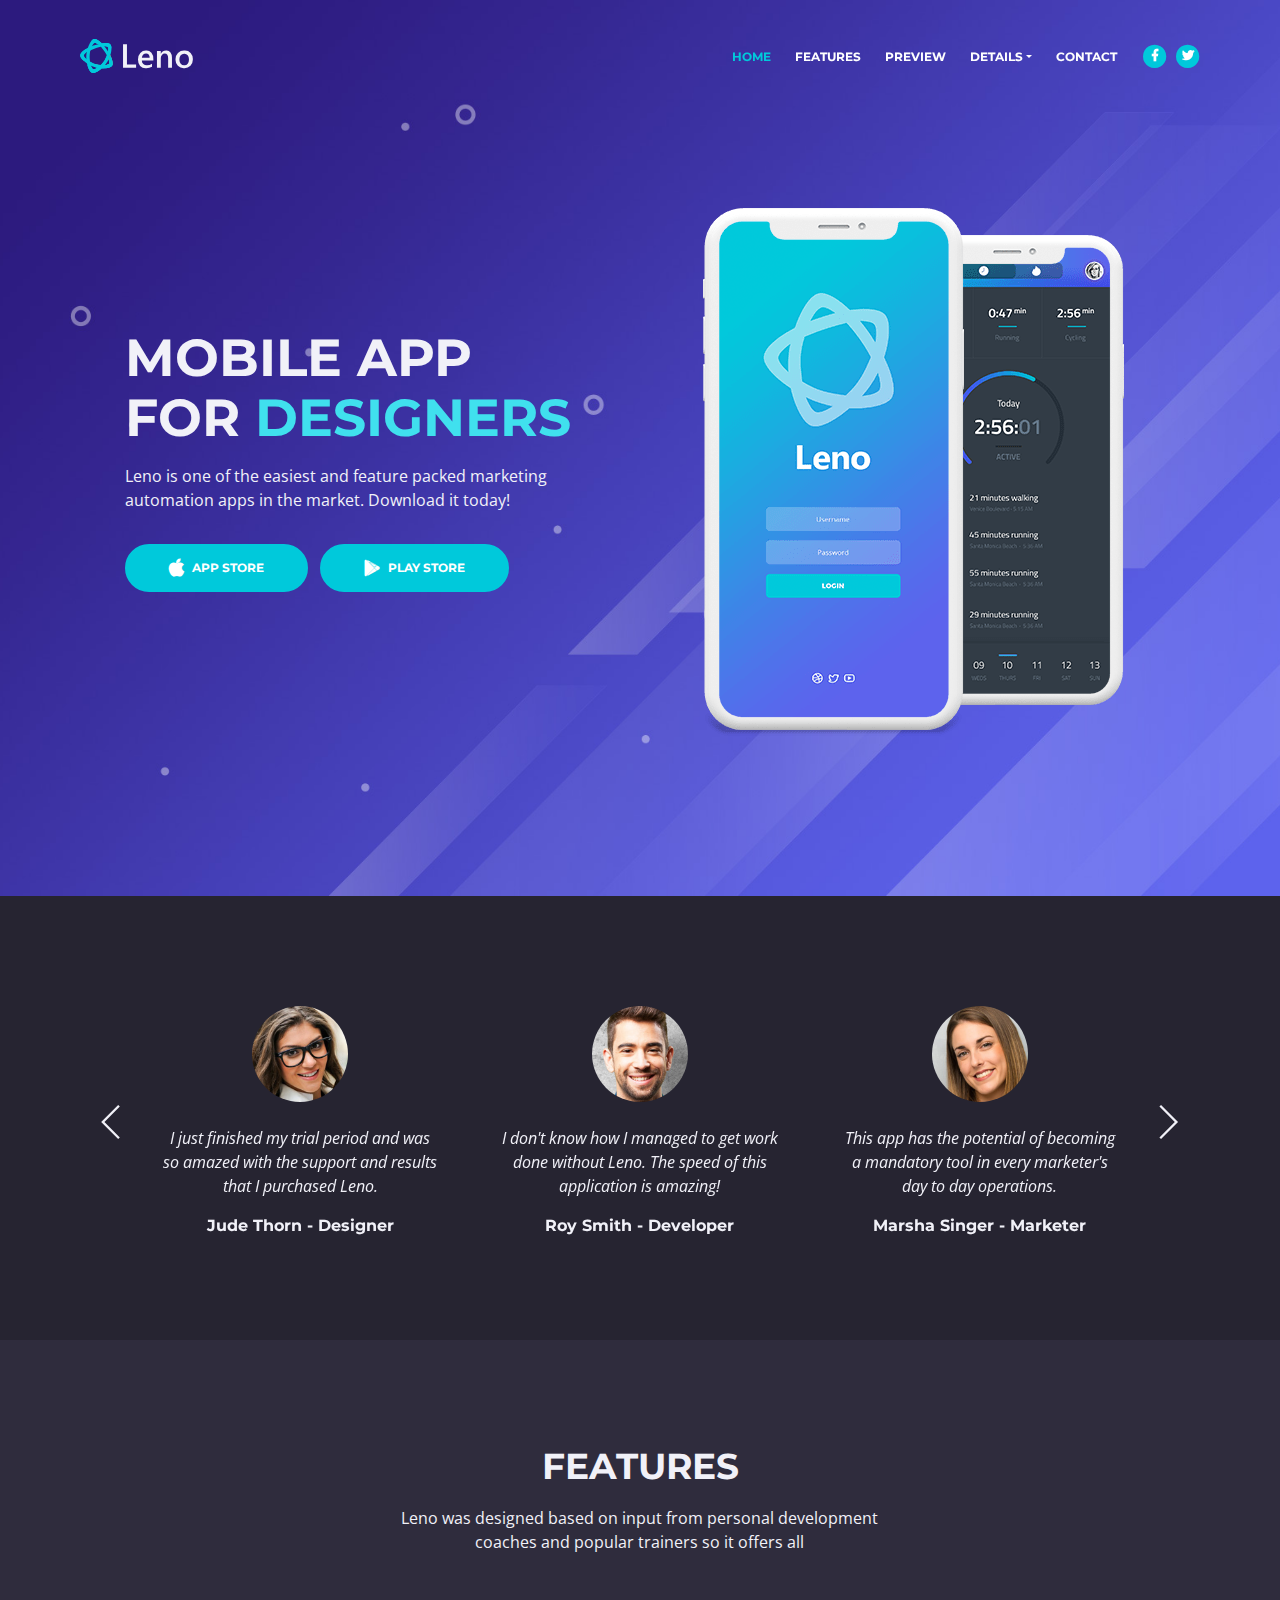
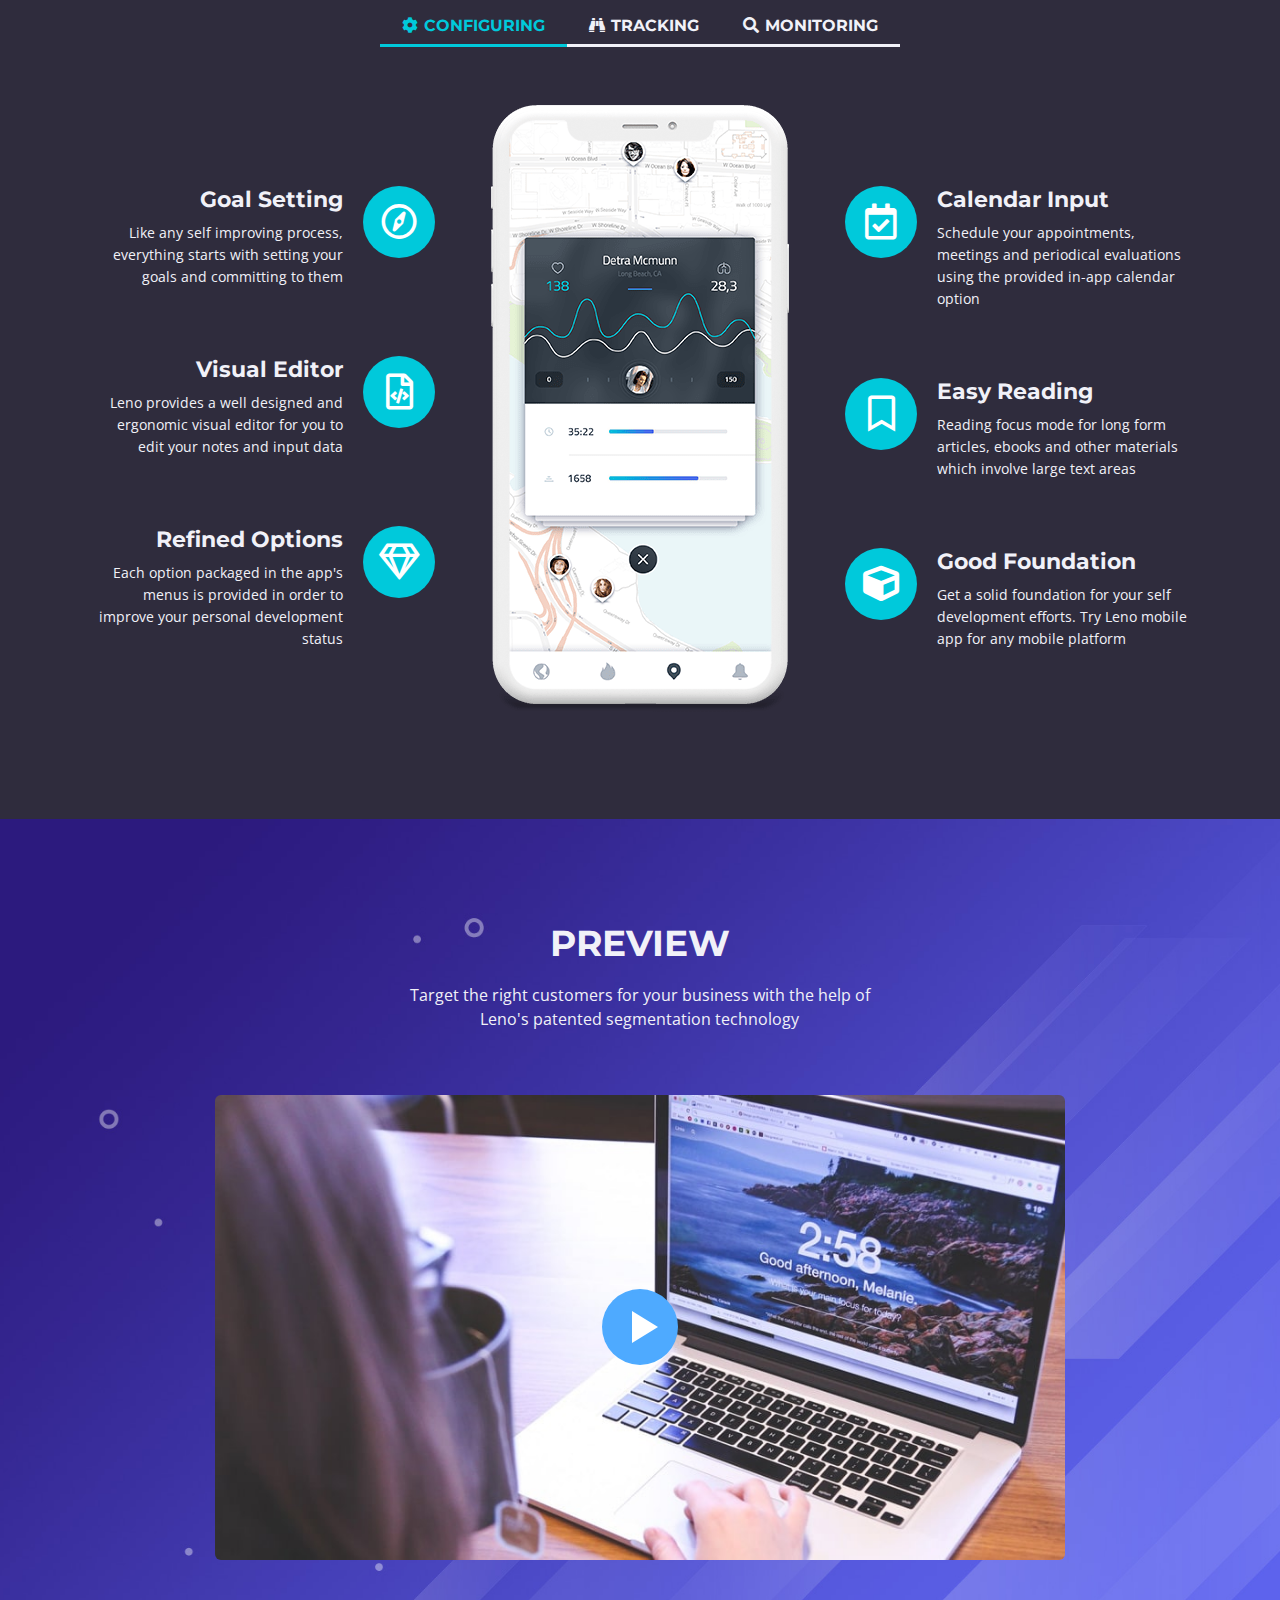
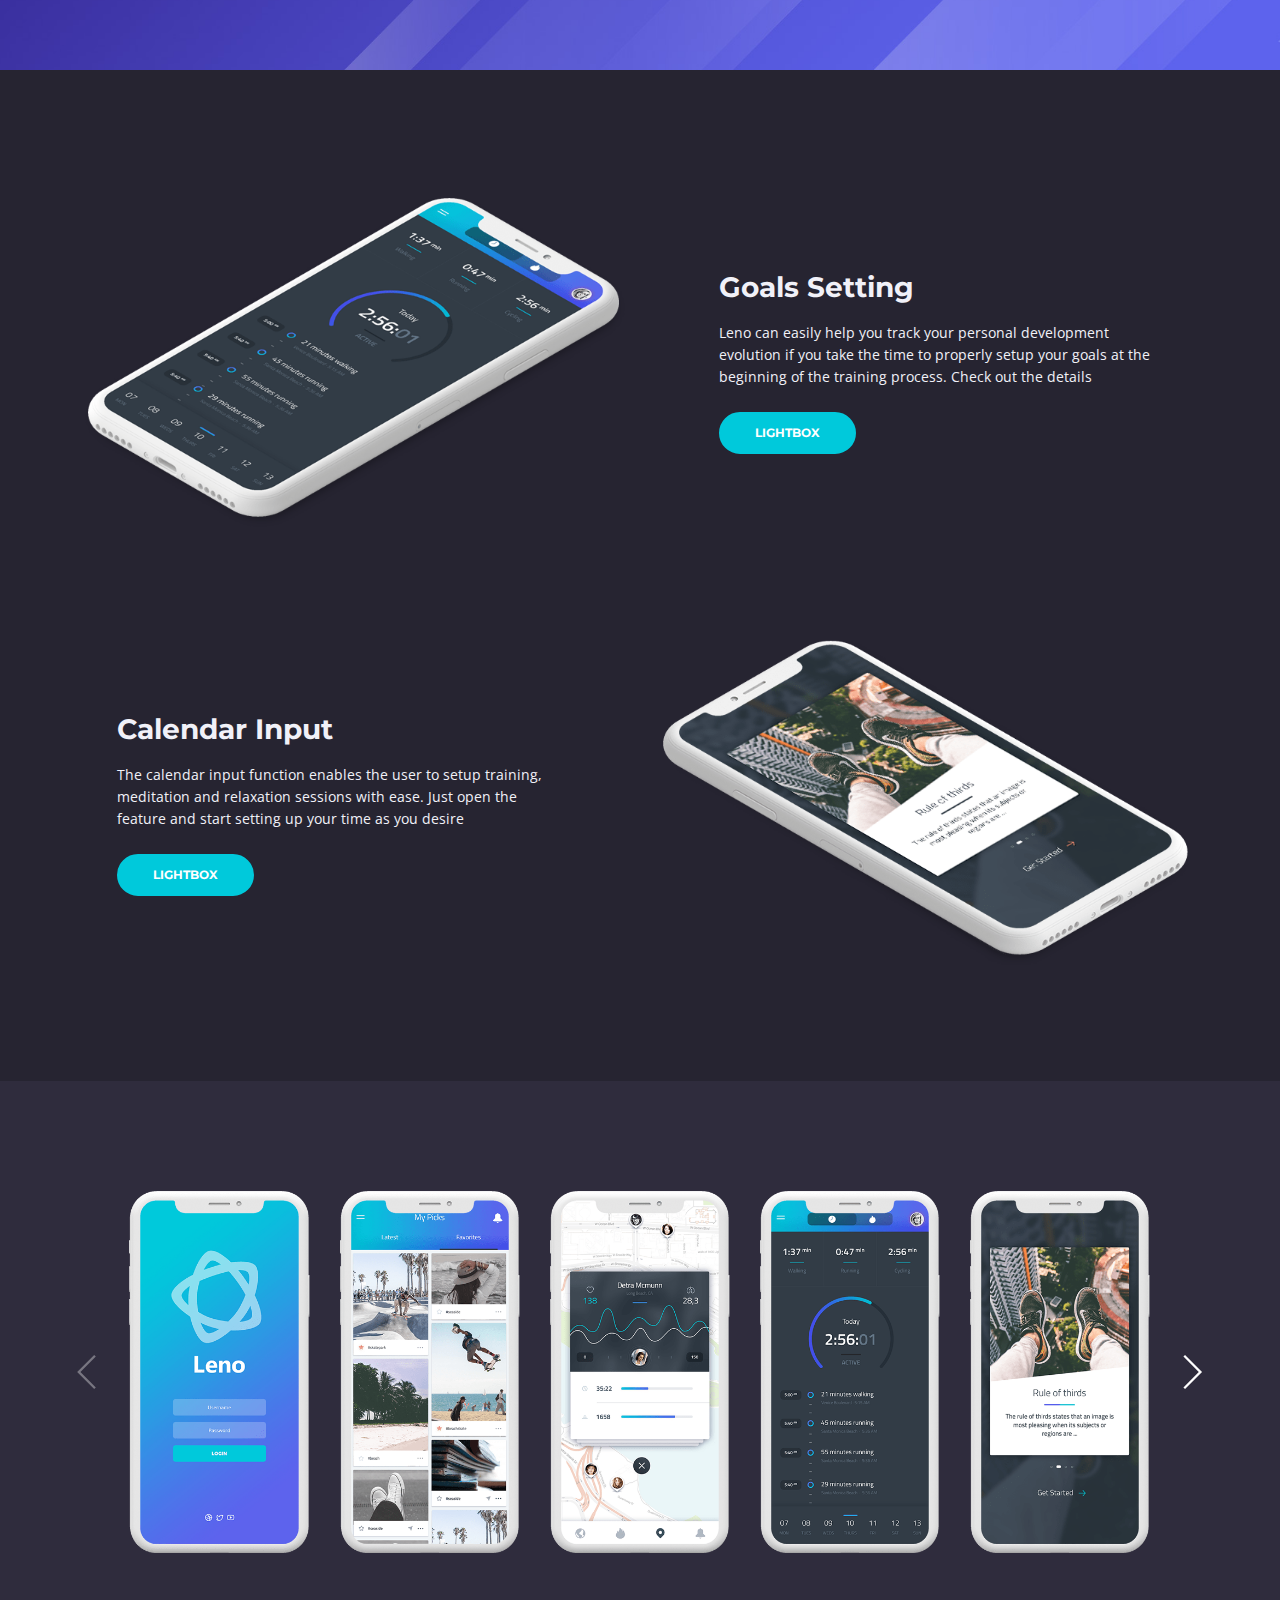
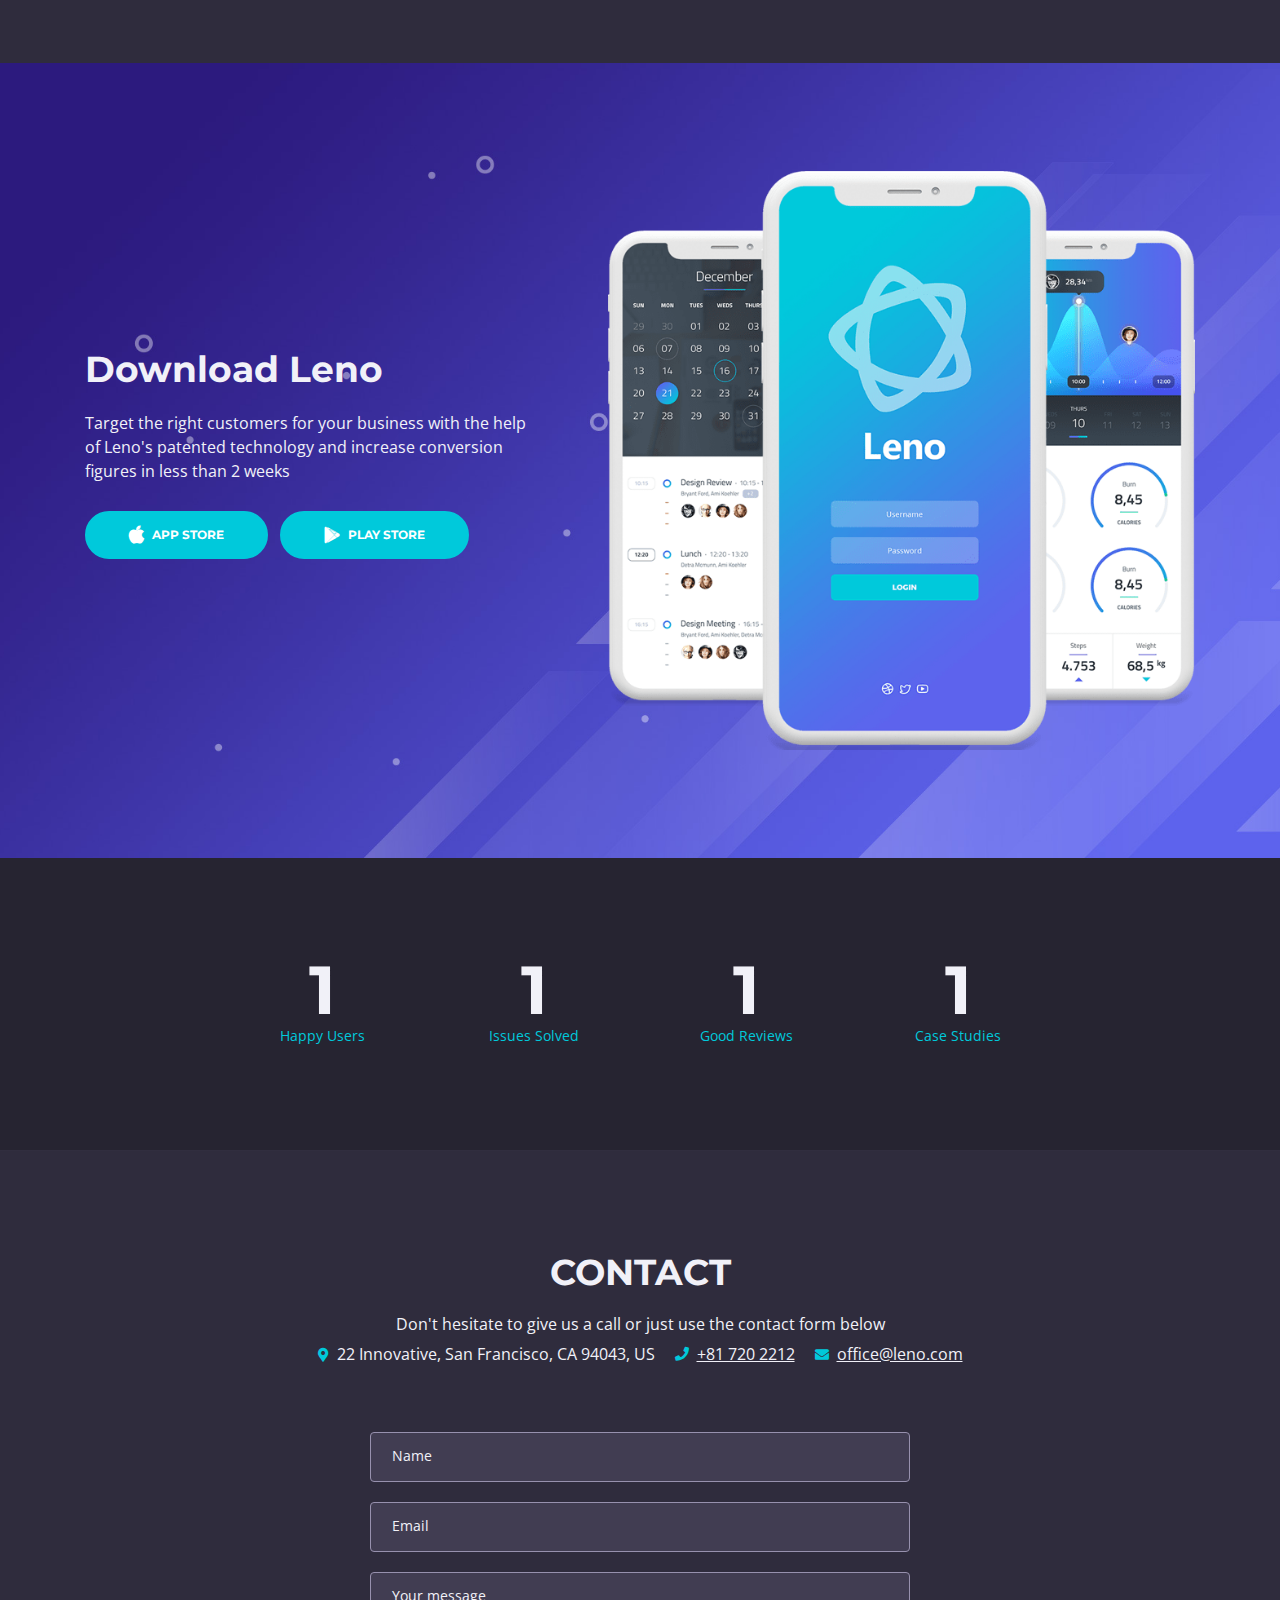
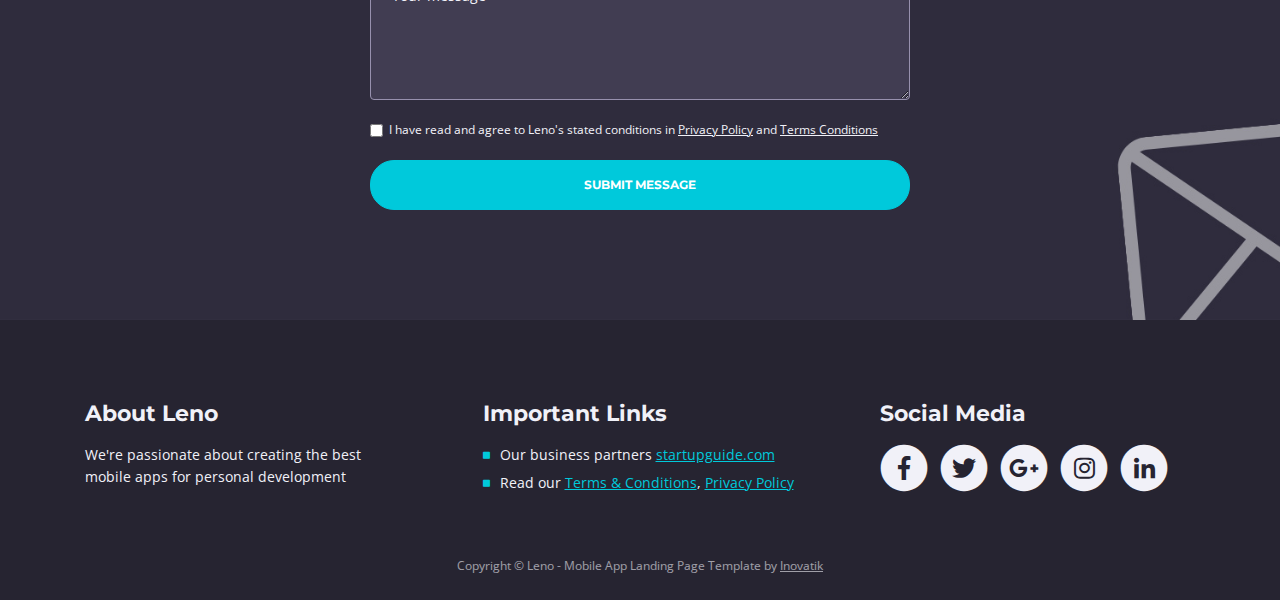
<file: amlajan/index.html>
<!DOCTYPE html>
<html lang="en">
<head>
    <meta charset="utf-8">
    <meta name="viewport" content="width=device-width, initial-scale=1, shrink-to-fit=no">
    
    <!-- SEO Meta Tags -->
    <meta name="description" content="Free mobile app HTML landing page template to help you build a great online presence for your app which will convert visitors into users">
    <meta name="author" content="Inovatik">

    <!-- OG Meta Tags to improve the way the post looks when you share the page on LinkedIn, Facebook, Google+ -->
	<meta property="og:site_name" content="" /> <!-- website name -->
	<meta property="og:site" content="" /> <!-- website link -->
	<meta property="og:title" content=""/> <!-- title shown in the actual shared post -->
	<meta property="og:description" content="" /> <!-- description shown in the actual shared post -->
	<meta property="og:image" content="" /> <!-- image link, make sure it's jpg -->
	<meta property="og:url" content="" /> <!-- where do you want your post to link to -->
	<meta property="og:type" content="article" />

    <!-- Website Title -->
    <title>Leno - Free Mobile App Landing Page Template</title>
    
    <!-- Styles -->
    <link href="https://fonts.googleapis.com/css?family=Montserrat:400,600,700" rel="stylesheet">
    <link href="https://fonts.googleapis.com/css?family=Open+Sans:400,400i,700,700i" rel="stylesheet">
    <link href="css/bootstrap.css" rel="stylesheet">
    <link href="css/fontawesome-all.css" rel="stylesheet">
    <link href="css/swiper.css" rel="stylesheet">
	<link href="css/magnific-popup.css" rel="stylesheet">
	<link href="css/styles.css" rel="stylesheet">
	
	<!-- Favicon  -->
    <link rel="icon" href="images/favicon.png">
</head>
<body data-spy="scroll" data-target=".fixed-top">
    
    <!-- Preloader -->
	<div class="spinner-wrapper">
        <div class="spinner">
            <div class="bounce1"></div>
            <div class="bounce2"></div>
            <div class="bounce3"></div>
        </div>
    </div>
    <!-- end of preloader -->
    

    <!-- Navbar -->
    <nav class="navbar navbar-expand-md navbar-dark navbar-custom fixed-top">
        <!-- Text Logo - Use this if you don't have a graphic logo -->
        <!-- <a class="navbar-brand logo-text page-scroll" href="index.html">Leno</a> -->

        <!-- Image Logo -->
        <a class="navbar-brand logo-image" href="index.html"><img src="images/logo.svg" alt="alternative"></a> 
        
        <!-- Mobile Menu Toggle Button -->
        <button class="navbar-toggler" type="button" data-toggle="collapse" data-target="#navbarsExampleDefault" aria-controls="navbarsExampleDefault" aria-expanded="false" aria-label="Toggle navigation">
            <span class="navbar-toggler-awesome fas fa-bars"></span>
            <span class="navbar-toggler-awesome fas fa-times"></span>
        </button>
        <!-- end of mobile menu toggle button -->

        <div class="collapse navbar-collapse" id="navbarsExampleDefault">
            <ul class="navbar-nav ml-auto">
                <li class="nav-item">
                    <a class="nav-link page-scroll" href="#header">HOME <span class="sr-only">(current)</span></a>
                </li>
                <li class="nav-item">
                    <a class="nav-link page-scroll" href="#features">FEATURES</a>
                </li>
                <li class="nav-item">
                    <a class="nav-link page-scroll" href="#preview">PREVIEW</a>
                </li>

                <!-- Dropdown Menu -->          
                <li class="nav-item dropdown">
                    <a class="nav-link dropdown-toggle page-scroll" href="#details" id="navbarDropdown" role="button" aria-haspopup="true" aria-expanded="false">DETAILS</a>
                    <div class="dropdown-menu" aria-labelledby="navbarDropdown">
                        <a class="dropdown-item" href="terms-conditions.html"><span class="item-text">TERMS CONDITIONS</span></a>
                        <div class="dropdown-items-divide-hr"></div>
                        <a class="dropdown-item" href="privacy-policy.html"><span class="item-text">PRIVACY POLICY</span></a>
                    </div>
                </li>
                <!-- end of dropdown menu -->

                <li class="nav-item">
                    <a class="nav-link page-scroll" href="#contact">CONTACT</a>
                </li>
            </ul>
            <span class="nav-item social-icons">
                <span class="fa-stack">
                    <a href="#your-link">
                        <i class="fas fa-circle fa-stack-2x"></i>
                        <i class="fab fa-facebook-f fa-stack-1x"></i>
                    </a>
                </span>
                <span class="fa-stack">
                    <a href="#your-link">
                        <i class="fas fa-circle fa-stack-2x"></i>
                        <i class="fab fa-twitter fa-stack-1x"></i>
                    </a>
                </span>
            </span>
        </div>
    </nav> <!-- end of navbar -->
    <!-- end of navbar -->


    <!-- Header -->
    <header id="header" class="header">
        <div class="header-content">
            <div class="container">
                <div class="row">
                    <div class="col-lg-6">
                        <div class="text-container">
                            <h1>MOBILE APP <br>FOR <span id="js-rotating">DESIGNERS, MARKETERS, DEVELOPERS</span></h1>
                            <p class="p-large">Leno is one of the easiest and feature packed marketing automation apps in the market. Download it today!</p>
                            <a class="btn-solid-lg page-scroll" href="#your-link"><i class="fab fa-apple"></i>APP STORE</a>
                            <a class="btn-solid-lg page-scroll" href="#your-link"><i class="fab fa-google-play"></i>PLAY STORE</a>
                        </div>
                    </div> <!-- end of col -->
                    <div class="col-lg-6">
                        <div class="image-container">
                            <img class="img-fluid" src="images/header-iphone.png" alt="alternative">
                        </div> <!-- end of image-container -->
                    </div> <!-- end of col -->
                </div> <!-- end of row -->
            </div> <!-- end of container -->
        </div> <!-- end of header-content -->
    </header> <!-- end of header -->
    <!-- end of header -->


    <!-- Testimonials -->
    <div class="slider-1">
        <div class="container">
            <div class="row">
                <div class="col-lg-12">

                    <!-- Card Slider -->
                    <div class="slider-container">
                        <div class="swiper-container card-slider">
                            <div class="swiper-wrapper">
                                
                                <!-- Slide -->
                                <div class="swiper-slide">
                                    <div class="card">
                                        <img class="card-image" src="images/testimonial-1.jpg" alt="alternative">
                                        <div class="card-body">
                                            <p class="testimonial-text">I just finished my trial period and was so amazed with the support and results that I purchased Leno.</p>
                                            <p class="testimonial-author">Jude Thorn - Designer</p>
                                        </div>
                                    </div>
                                </div> <!-- end of swiper-slide -->
                                <!-- end of slide -->
        
                                <!-- Slide -->
                                <div class="swiper-slide">
                                    <div class="card">
                                        <img class="card-image" src="images/testimonial-2.jpg" alt="alternative">
                                        <div class="card-body">
                                            <p class="testimonial-text">I don't know how I managed to get work done without Leno. The speed of this application is amazing!</p>
                                            <p class="testimonial-author">Roy Smith - Developer</p>
                                        </div>
                                    </div>        
                                </div> <!-- end of swiper-slide -->
                                <!-- end of slide -->
        
                                <!-- Slide -->
                                <div class="swiper-slide">
                                    <div class="card">
                                        <img class="card-image" src="images/testimonial-3.jpg" alt="alternative">
                                        <div class="card-body">
                                            <p class="testimonial-text">This app has the potential of becoming a mandatory tool in every marketer's day to day operations.</p>
                                            <p class="testimonial-author">Marsha Singer - Marketer</p>
                                        </div>
                                    </div>        
                                </div> <!-- end of swiper-slide -->
                                <!-- end of slide -->
        
                                <!-- Slide -->
                                <div class="swiper-slide">
                                    <div class="card">
                                        <img class="card-image" src="images/testimonial-4.jpg" alt="alternative">
                                        <div class="card-body">
                                            <p class="testimonial-text">Searching for a great marketing automation app was difficult but thankfully I found Leno.</p>
                                            <p class="testimonial-author">Tim Shaw - Designer</p>
                                        </div>
                                    </div>
                                </div> <!-- end of swiper-slide -->
                                <!-- end of slide -->
        
                                <!-- Slide -->
                                <div class="swiper-slide">
                                    <div class="card">
                                        <img class="card-image" src="images/testimonial-5.jpg" alt="alternative">
                                        <div class="card-body">
                                            <p class="testimonial-text">Leno's support team is amazing. They've helped me with some issues and I am so grateful to them.</p>
                                            <p class="testimonial-author">Lindsay Spice - Marketer</p>
                                        </div>
                                    </div>        
                                </div> <!-- end of swiper-slide -->
                                <!-- end of slide -->
        
                                <!-- Slide -->
                                <div class="swiper-slide">
                                    <div class="card">
                                        <img class="card-image" src="images/testimonial-6.jpg" alt="alternative">
                                        <div class="card-body">
                                            <p class="testimonial-text">Who would have thought that Leno can provide such amazing results in just a few weeks of use</p>
                                            <p class="testimonial-author">Ann Black - Developer</p>
                                        </div>
                                    </div>        
                                </div> <!-- end of swiper-slide -->
                                <!-- end of slide -->
                            
                            </div> <!-- end of swiper-wrapper -->
        
                            <!-- Add Arrows -->
                            <div class="swiper-button-next"></div>
                            <div class="swiper-button-prev"></div>
                            <!-- end of add arrows -->
        
                        </div> <!-- end of swiper-container -->
                    </div> <!-- end of slider-container -->
                    <!-- end of card slider -->

                </div> <!-- end of col -->
            </div> <!-- end of row -->
        </div> <!-- end of container -->
    </div> <!-- end of slider-1 -->
    <!-- end of testimonials -->
    

    <!-- Features -->
    <div id="features" class="tabs">
        <div class="container">
            <div class="row">
                <div class="col-lg-12">
                    <h2>FEATURES</h2>
                    <div class="p-heading p-large">Leno was designed based on input from personal development coaches and popular trainers so it offers all</div>
                </div> <!-- end of col -->
            </div> <!-- end of row -->
            <div class="row">

                <!-- Tabs Links -->
                <ul class="nav nav-tabs" id="lenoTabs" role="tablist">
                    <li class="nav-item">
                        <a class="nav-link active" id="nav-tab-1" data-toggle="tab" href="#tab-1" role="tab" aria-controls="tab-1" aria-selected="true"><i class="fas fa-cog"></i>CONFIGURING</a>
                    </li>
                    <li class="nav-item">
                        <a class="nav-link" id="nav-tab-2" data-toggle="tab" href="#tab-2" role="tab" aria-controls="tab-2" aria-selected="false"><i class="fas fa-binoculars"></i>TRACKING</a>
                    </li>
                    <li class="nav-item">
                        <a class="nav-link" id="nav-tab-3" data-toggle="tab" href="#tab-3" role="tab" aria-controls="tab-3" aria-selected="false"><i class="fas fa-search"></i>MONITORING</a>
                    </li>
                </ul>
                <!-- end of tabs links -->


                <!-- Tabs Content-->
                <div class="tab-content" id="lenoTabsContent">
                    
                    <!-- Tab -->
                    <div class="tab-pane fade show active" id="tab-1" role="tabpanel" aria-labelledby="tab-1">
                        <div class="container">
                            <div class="row">
                                
                                <!-- Icon Cards Pane -->
                                <div class="col-lg-4">
                                    <div class="card left-pane first">
                                        <div class="card-body">
                                            <div class="text-wrapper">
                                                <h4 class="card-title">Goal Setting</h4>
                                                <p>Like any self improving process, everything starts with setting your goals and committing to them</p>
                                            </div>
                                            <div class="card-icon">
                                                <i class="far fa-compass"></i>
                                            </div>
                                        </div>
                                    </div>
                                    <div class="card left-pane">
                                        <div class="card-body">
                                            <div class="text-wrapper">
                                                <h4 class="card-title">Visual Editor</h4>
                                                <p>Leno provides a well designed and ergonomic visual editor for you to edit your notes and input data</p>
                                            </div>
                                            <div class="card-icon">
                                                <i class="far fa-file-code"></i>
                                            </div>
                                        </div>
                                    </div>
                                    <div class="card left-pane">
                                        <div class="card-body">
                                            <div class="text-wrapper">
                                                <h4 class="card-title">Refined Options</h4>
                                                <p>Each option packaged in the app's menus is provided in order to improve your personal development status</p>
                                            </div>
                                            <div class="card-icon">
                                                <i class="far fa-gem"></i>
                                            </div>
                                        </div>
                                    </div>
                                </div>
                                <!-- end of icon cards pane -->

                                <!-- Image Pane -->
                                <div class="col-lg-4">
                                    <img class="img-fluid" src="images/features-iphone-1.png" alt="alternative">
                                </div>
                                <!-- end of image pane -->
                                
                                <!-- Icon Cards Pane -->
                                <div class="col-lg-4">
                                    <div class="card right-pane first">
                                        <div class="card-body">
                                            <div class="card-icon">
                                                <i class="far fa-calendar-check"></i>
                                            </div>
                                            <div class="text-wrapper">
                                                <h4 class="card-title">Calendar Input</h4>
                                                <p>Schedule your appointments, meetings and periodical evaluations using the provided in-app calendar option</p>
                                            </div>
                                        </div>
                                    </div>
                                    <div class="card right-pane">
                                        <div class="card-body">
                                            <div class="card-icon">
                                                <i class="far fa-bookmark"></i>
                                            </div>
                                            <div class="text-wrapper">
                                                <h4 class="card-title">Easy Reading</h4>
                                                <p>Reading focus mode for long form articles, ebooks and other materials which involve large text areas</p>
                                            </div>
                                        </div>
                                    </div>
                                    <div class="card right-pane">
                                        <div class="card-body">
                                            <div class="card-icon">
                                                <i class="fas fa-cube"></i>
                                            </div>
                                            <div class="text-wrapper">
                                                <h4 class="card-title">Good Foundation</h4>
                                                <p>Get a solid foundation for your self development efforts. Try Leno mobile app for any mobile platform</p>
                                            </div>
                                        </div>
                                    </div>
                                </div>
                                <!-- end of icon cards pane -->

                            </div> <!-- end of row -->
                        </div> <!-- end of container -->
                    </div> <!-- end of tab-pane -->
                    <!-- end of tab -->

                    <!-- Tab -->
                    <div class="tab-pane fade" id="tab-2" role="tabpanel" aria-labelledby="tab-2">
                        <div class="container">
                            <div class="row">

                                <!-- Image Pane -->
                                <div class="col-md-4">
                                    <img class="img-fluid" src="images/features-iphone-2.png" alt="alternative">
                                </div>
                                <!-- end of image pane -->
                                
                                <!-- Text And Icon Cards Area -->
                                <div class="col-md-8">
                                    <div class="text-area">
                                        <h3>Track Result Based On Your</h3>
                                        <p>After you've configured the app and settled on the data gathering techniques you can not start the information trackers and start collecting those <a class="turquoise" href="#your-link">interesting details</a>. You can always change them.</p>
                                    </div> <!-- end of text-area -->
                                    
                                    <div class="icon-cards-area">
                                            <div class="card">
                                                <div class="card-icon">
                                                    <i class="fas fa-cube"></i>
                                                </div>
                                                <div class="card-body">
                                                    <h4 class="card-title">Good Foundation</h4>
                                                    <p>Get a solid foundation for your self development efforts. Try Leno mobile app for any mobile platform</p>
                                                </div>
                                            </div>
                                            <div class="card">
                                                <div class="card-icon">
                                                    <i class="far fa-bookmark"></i>
                                                </div>
                                                <div class="card-body">
                                                    <h4 class="card-title">Easy Reading</h4>
                                                    <p>Reading focus mode for long form articles, ebooks and other materials which involve large text areas</p>
                                                </div>
                                            </div>
                                            <div class="card">
                                                <div class="card-icon">
                                                    <i class="far fa-calendar-check"></i>
                                                </div>
                                                <div class="card-body">
                                                    <h4 class="card-title">Calendar Input</h4>
                                                    <p>Schedule your appointments, meetings and periodical evaluations using the provided in-app calendar option</p>
                                                </div>
                                            </div>
                                            <div class="card">
                                                <div class="card-icon">
                                                    <i class="far fa-file-code"></i>
                                                </div>
                                                <div class="card-body">
                                                    <h4 class="card-title">Visual Editor</h4>
                                                    <p>Leno provides a well designed and ergonomic visual editor for you to edit your notes and input data</p>
                                                </div>
                                            </div>
                                    </div> <!-- end of icon cards area -->
                                </div> <!-- end of col-md-8 -->
                                <!-- end of text and icon cards area -->

                            </div> <!-- end of row -->
                        </div> <!-- end of container -->
                    </div> <!-- end of tab-pane -->
                    <!-- end of tab -->

                    <!-- Tab -->
                    <div class="tab-pane fade" id="tab-3" role="tabpanel" aria-labelledby="tab-3">
                        <div class="container">
                            <div class="row">

                                <!-- Text And Icon Cards Area -->
                                <div class="col-md-8">
                                    <div class="icon-cards-area">
                                        <div class="card">
                                            <div class="card-icon">
                                                <i class="far fa-calendar-check"></i>
                                            </div>
                                            <div class="card-body">
                                                <h4 class="card-title">Calendar Input</h4>
                                                <p>Schedule your appointments, meetings and periodical evaluations using the provided in-app calendar option</p>
                                            </div>
                                        </div>
                                        <div class="card">
                                            <div class="card-icon">
                                                <i class="far fa-file-code"></i>
                                            </div>
                                            <div class="card-body">
                                                <h4 class="card-title">Visual Editor</h4>
                                                <p>Leno provides a well designed and ergonomic visual editor for you to edit your notes and input data</p>
                                            </div>
                                        </div>
                                        <div class="card">
                                            <div class="card-icon">
                                                <i class="fas fa-cube"></i>
                                            </div>
                                            <div class="card-body">
                                                <h4 class="card-title">Good Foundation</h4>
                                                <p>Get a solid foundation for your self development efforts. Try Leno mobile app for any mobile platform</p>
                                            </div>
                                        </div>
                                        <div class="card">
                                            <div class="card-icon">
                                                <i class="far fa-bookmark"></i>
                                            </div>
                                            <div class="card-body">
                                                <h4 class="card-title">Easy Reading</h4>
                                                <p>Reading focus mode for long form articles, ebooks and other materials which involve large text areas</p>
                                            </div>
                                        </div>
                                    </div> <!-- end of icon cards area -->
                                    
                                    <div class="text-area">
                                        <h3>Monitoring Tools Evaluation</h3>
                                        <p>Monitor the evolution of your finances and health state using tools integrated in Leno. The generated real time reports can be filtered based on any <a class="turquoise" href="#your-link">desired criteria</a>.</p>
                                    </div> <!-- end of text-area -->
                                </div> <!-- end of col-md-8 -->
                                <!-- end of text and icon cards area -->

                                <!-- Image Pane -->
                                <div class="col-md-4">
                                    <img class="img-fluid" src="images/features-iphone-3.png" alt="alternative">
                                </div>
                                <!-- end of image pane -->
                                    
                            </div> <!-- end of row -->
                        </div> <!-- end of container -->
                    </div><!-- end of tab-pane -->
                    <!-- end of tab -->

                </div> <!-- end of tab-content -->
                <!-- end of tabs content -->

            </div> <!-- end of row --> 
        </div> <!-- end of container --> 
    </div> <!-- end of tabs -->
    <!-- end of features -->


    <!-- Video -->
    <div id="preview" class="basic-1">
        <div class="container">
            <div class="row">
                <div class="col-lg-12">
                    <h2>PREVIEW</h2>
                    <div class="p-heading p-large">Target the right customers for your business with the help of Leno's patented segmentation technology</div>
                </div> <!-- end of col -->
            </div> <!-- end of row -->
            <div class="row">
                <div class="col-lg-12">

                    <!-- Video Preview -->
                    <div class="image-container">
                        <div class="video-wrapper">
                            <a class="popup-youtube" href="https://www.youtube.com/watch?v=fLCjQJCekTs" data-effect="fadeIn">
                                <img class="img-fluid" src="images/video-frame.jpg" alt="alternative">
                                <span class="video-play-button">
                                    <span></span>
                                </span>
                            </a>
                        </div> <!-- end of video-wrapper -->
                    </div> <!-- end of image-container -->
                    <!-- end of video preview -->

                </div> <!-- end of col -->
            </div> <!-- end of row -->
        </div> <!-- end of container -->
    </div> <!-- end of basic-1 -->
    <!-- end of video -->


    <!-- Details 1 -->
    <div id="details" class="basic-2">
        <div class="container">
            <div class="row">
                <div class="col-lg-6">
                    <img class="img-fluid" src="images/details-1-iphone.png" alt="alternative">
                </div> <!-- end of col -->
                <div class="col-lg-6">
                    <div class="text-container">
                        <h3>Goals Setting</h3>
                        <p>Leno can easily help you track your personal development evolution if you take the time to properly setup your goals at the beginning of the training process. Check out the details</p>
                        <a class="btn-solid-reg popup-with-move-anim" href="#details-lightbox-1">LIGHTBOX</a>
                    </div> <!-- end of text-container -->
                </div> <!-- end of col -->
            </div> <!-- end of row -->
        </div> <!-- end of container -->
    </div> <!-- end of basic-2 -->
    <!-- end of details 1 -->


    <!-- Details 2 -->
    <div class="basic-3">
        <div class="second">
            <div class="container">
                <div class="row">
                    <div class="col-lg-6">
                        <div class="text-container">
                            <h3>Calendar Input</h3>
                            <p>The calendar input function enables the user to setup training, meditation and relaxation sessions with ease. Just open the feature and start setting up your time as you desire</p>
                            <a class="btn-solid-reg popup-with-move-anim" href="#details-lightbox-2">LIGHTBOX</a>
                        </div> <!-- end of text-container -->
                    </div> <!-- end of col -->
                    <div class="col-lg-6">
                        <img class="img-fluid" src="images/details-2-iphone.png" alt="alternative">
                    </div> <!-- end of col -->
                </div> <!-- end of row -->
            </div> <!-- end of container -->
        </div> <!-- end of second -->
    </div> <!-- end of basic-3 -->    
    <!-- end of details 2 -->


    <!-- Details Lightboxes -->
	<!-- Lightbox -->
	<div id="details-lightbox-1" class="lightbox-basic zoom-anim-dialog mfp-hide">
		<div class="row">
			<button title="Close (Esc)" type="button" class="mfp-close x-button">×</button>
			<div class="col-lg-6">
				<img class="img-fluid" src="images/details-lightbox-1.png" alt="alternative">
			</div>
			<div class="col-lg-6">
				<h3>Goals Setting</h3>
				<hr>
                <p>Leno can easily help you track your personal development evolution if you take the time to set it up.</p>
                <h4>User Feedback</h4>
                <p>This is a great app which can help you save time and make your live easier. And it will help improve your productivity levels.</p>
                <p>You should definitely give it a try when you need a good app.</p>
				<table>
					<tr><td class="icon-cell"><i class="fas fa-desktop"></i></td><td>Responsive layout</td></tr>
					<tr><td class="icon-cell"><i class="fas fa-bullhorn"></i></td><td>Distinctive CTAs</td></tr>
					<tr><td class="icon-cell"><i class="fas fa-image"></i></td><td>Image gallery slider</td></tr>
					<tr><td class="icon-cell"><i class="fas fa-envelope"></i></td><td>Contact forms</td></tr>
					<tr><td class="icon-cell"><i class="fab fa-font-awesome-flag"></i></td><td>FontAwesome icons</td></tr>
					<tr><td class="icon-cell"><i class="fas fa-code"></i></td><td>Well-structured code</td></tr>
				</table>
				<a class="btn-solid-reg" href="#your-link">DETAILS</a> <a class="btn-outline-reg mfp-close as-button" href="#details">BACK</a> 
			</div>
		</div> <!-- end of row -->
    </div> <!-- end of lightbox-basic -->
    <!-- end of lightbox -->
    
    <!-- Lightbox -->
    <div id="details-lightbox-2" class="lightbox-basic zoom-anim-dialog mfp-hide">
		<div class="row">
			<button title="Close (Esc)" type="button" class="mfp-close x-button">×</button>
			<div class="col-lg-6">
				<img class="img-fluid" src="images/details-lightbox-2.png" alt="alternative">
			</div>
			<div class="col-lg-6">
				<h3>Calendar Input</h3>
				<hr>
                <p>The calendar input function enables the user to setup training, meditation and relaxation sessions with ease.</p>
                <h4>User Feedback</h4>
                <p>This is a great app which can help you save time and make your live easier. And it will help improve your productivity levels.</p>
                <p>You should definitely give it a try when you need a good app.</p>
				<table>
					<tr><td class="icon-cell"><i class="fas fa-desktop"></i></td><td>Responsive layout</td></tr>
					<tr><td class="icon-cell"><i class="fas fa-bullhorn"></i></td><td>Distinctive CTAs</td></tr>
					<tr><td class="icon-cell"><i class="fas fa-image"></i></td><td>Image gallery slider</td></tr>
					<tr><td class="icon-cell"><i class="fas fa-envelope"></i></td><td>Contact forms</td></tr>
					<tr><td class="icon-cell"><i class="fab fa-font-awesome-flag"></i></td><td>FontAwesome icons</td></tr>
					<tr><td class="icon-cell"><i class="fas fa-code"></i></td><td>Well-structured code</td></tr>
				</table>
				<a class="btn-solid-reg" href="#your-link">DETAILS</a> <a class="btn-outline-reg mfp-close as-button" href="#details">BACK</a>
			</div>
		</div> <!-- end of row -->
    </div> <!-- end of lightbox-basic -->
    <!-- end of lightbox -->
    <!-- end of details lightboxes -->


    <!-- Screenshots -->
    <div class="slider-2">
        <div class="container">
            <div class="row">
                <div class="col-lg-12">
                    
                    <!-- Image Slider -->
                    <div class="slider-container">
                        <div class="swiper-container image-slider">
                            <div class="swiper-wrapper">
                                
                                <!-- Slide -->
                                <div class="swiper-slide">
                                    <a href="images/screenshot-1.png" class="popup-link" data-effect="fadeIn">
                                        <img class="img-fluid" src="images/screenshot-1.png" alt="alternative">
                                    </a>
                                </div>
                                <!-- end of slide -->
                                
                                <!-- Slide -->
                                <div class="swiper-slide">
                                    <a href="images/screenshot-2.png" class="popup-link" data-effect="fadeIn">
                                        <img class="img-fluid" src="images/screenshot-2.png" alt="alternative">
                                    </a>
                                </div>
                                <!-- end of slide -->

                                <!-- Slide -->
                                <div class="swiper-slide">
                                    <a href="images/screenshot-3.png" class="popup-link" data-effect="fadeIn">
                                        <img class="img-fluid" src="images/screenshot-3.png" alt="alternative">
                                    </a>
                                </div>
                                <!-- end of slide -->

                                <!-- Slide -->
                                <div class="swiper-slide">
                                    <a href="images/screenshot-4.png" class="popup-link" data-effect="fadeIn">
                                        <img class="img-fluid" src="images/screenshot-4.png" alt="alternative">
                                    </a>
                                </div>
                                <!-- end of slide -->

                                <!-- Slide -->
                                <div class="swiper-slide">
                                    <a href="images/screenshot-5.png" class="popup-link" data-effect="fadeIn">
                                        <img class="img-fluid" src="images/screenshot-5.png" alt="alternative">
                                    </a>
                                </div>
                                <!-- end of slide -->
                                
                                <!-- Slide -->
                                <div class="swiper-slide">
                                    <a href="images/screenshot-6.png" class="popup-link" data-effect="fadeIn">
                                        <img class="img-fluid" src="images/screenshot-6.png" alt="alternative">
                                    </a>
                                </div>
                                <!-- end of slide -->

                                <!-- Slide -->
                                <div class="swiper-slide">
                                    <a href="images/screenshot-7.png" class="popup-link" data-effect="fadeIn">
                                        <img class="img-fluid" src="images/screenshot-7.png" alt="alternative">
                                    </a>
                                </div>
                                <!-- end of slide -->

                                <!-- Slide -->
                                <div class="swiper-slide">
                                    <a href="images/screenshot-8.png" class="popup-link" data-effect="fadeIn">
                                        <img class="img-fluid" src="images/screenshot-8.png" alt="alternative">
                                    </a>
                                </div>
                                <!-- end of slide -->

                                <!-- Slide -->
                                <div class="swiper-slide">
                                    <a href="images/screenshot-9.png" class="popup-link" data-effect="fadeIn">
                                        <img class="img-fluid" src="images/screenshot-9.png" alt="alternative">
                                    </a>
                                </div>
                                <!-- end of slide -->

                                <!-- Slide -->
                                <div class="swiper-slide">
                                    <a href="images/screenshot-10.png" class="popup-link" data-effect="fadeIn">
                                        <img class="img-fluid" src="images/screenshot-10.png" alt="alternative">
                                    </a>
                                </div>
                                <!-- end of slide -->
                                
                            </div> <!-- end of swiper-wrapper -->

                            <!-- Add Arrows -->
                            <div class="swiper-button-next"></div>
                            <div class="swiper-button-prev"></div>
                            <!-- end of add arrows -->

                        </div> <!-- end of swiper-container -->
                    </div> <!-- end of slider-container -->
                    <!-- end of image slider -->

                </div> <!-- end of col -->
            </div> <!-- end of row -->
        </div> <!-- end of container -->
    </div> <!-- end of slider-2 -->
    <!-- end of screenshots -->


    <!-- Download -->
    <div class="basic-4">
        <div class="container">
            <div class="row">
                <div class="col-lg-6 col-xl-5">
                    <div class="text-container">
                        <h2>Download <span class="blue">Leno</span></h2>
                        <p class="p-large">Target the right customers for your business with the help of Leno's patented technology and increase conversion figures in less than 2 weeks</p>
                        <a class="btn-solid-lg" href="#your-link"><i class="fab fa-apple"></i>APP STORE</a>
                        <a class="btn-solid-lg" href="#your-link"><i class="fab fa-google-play"></i>PLAY STORE</a>
                    </div> <!-- end of text-container -->
                </div> <!-- end of col -->
                <div class="col-lg-6 col-xl-7">
                    <div class="image-container">
                        <img class="img-fluid" src="images/download.png" alt="alternative">
                    </div> <!-- end of img-container -->
                </div> <!-- end of col -->
            </div> <!-- end of row -->
        </div> <!-- end of container -->
    </div> <!-- end of basic-4 -->
    <!-- end of download -->


    <!-- Statistics -->
    <div class="counter">
        <div class="container">
            <div class="row">
                <div class="col-lg-12">
                    
                    <!-- Counter -->
                    <div id="counter">
                        <div class="cell">
                            <div class="counter-value number-count" data-count="231">1</div>
                            <p class="counter-info">Happy Users</p>
                        </div>
                        <div class="cell">
                            <div class="counter-value number-count" data-count="85">1</div>
                            <p class="counter-info">Issues Solved</p>
                        </div>
                        <div class="cell">
                            <div class="counter-value number-count" data-count="59">1</div>
                            <p class="counter-info">Good Reviews</p>
                        </div>
                        <div class="cell">
                            <div class="counter-value number-count" data-count="127">1</div>
                            <p class="counter-info">Case Studies</p>
                        </div>
                    </div>
                    <!-- end of counter -->
                    
                </div> <!-- end of col -->
            </div> <!-- end of row -->
        </div> <!-- end of container -->
    </div> <!-- end of counter -->
    <!-- end of statistics -->


    <!-- Contact -->
    <div id="contact" class="form">
        <div class="container">
            <div class="row">
                <div class="col-lg-12">
                    <h2>CONTACT</h2>
                    <ul class="list-unstyled li-space-lg">
                        <li class="address">Don't hesitate to give us a call or just use the contact form below</li>
                        <li><i class="fas fa-map-marker-alt"></i>22 Innovative, San Francisco, CA 94043, US</li>
                        <li><i class="fas fa-phone"></i><a class="blue" href="tel:003024630820">+81 720 2212</a></li>
                        <li><i class="fas fa-envelope"></i><a class="blue" href="mailto:office@leno.com">office@leno.com</a></li>
                    </ul>
                </div> <!-- end of col -->
            </div> <!-- end of row -->
            <div class="row">
                <div class="col-lg-6 offset-lg-3">
                    
                    <!-- Contact Form -->
                    <form id="contactForm" data-toggle="validator" data-focus="false">
                        <div class="form-group">
                            <input type="text" class="form-control-input" id="cname" required>
                            <label class="label-control" for="cname">Name</label>
                            <div class="help-block with-errors"></div>
                        </div>
                        <div class="form-group">
                            <input type="email" class="form-control-input" id="cemail" required>
                            <label class="label-control" for="cemail">Email</label>
                            <div class="help-block with-errors"></div>
                        </div>
                        <div class="form-group">
                            <textarea class="form-control-textarea" id="cmessage" required></textarea>
                            <label class="label-control" for="cmessage">Your message</label>
                            <div class="help-block with-errors"></div>
                        </div>
                        <div class="form-group checkbox">
                            <input type="checkbox" id="cterms" value="Agreed-to-Terms" required>I have read and agree to Leno's stated conditions in <a href="privacy-policy.html">Privacy Policy</a> and <a href="terms-conditions.html">Terms Conditions</a> 
                            <div class="help-block with-errors"></div>
                        </div>
                        <div class="form-group">
                            <button type="submit" class="form-control-submit-button">SUBMIT MESSAGE</button>
                        </div>
                        <div class="form-message">
                            <div id="cmsgSubmit" class="h3 text-center hidden"></div>
                        </div>
                    </form>
                    <!-- end of contact form -->

                </div> <!-- end of col -->
            </div> <!-- end of row -->
        </div> <!-- end of container -->
    </div> <!-- end of form -->
    <!-- end of contact -->


    <!-- Footer -->
    <div class="footer">
        <div class="container">
            <div class="row">
                <div class="col-md-4">
                    <div class="footer-col">
                        <h4>About Leno</h4>
                        <p>We're passionate about creating the best mobile apps for personal development</p>
                    </div>
                </div> <!-- end of col -->
                <div class="col-md-4">
                    <div class="footer-col middle">
                        <h4>Important Links</h4>
                        <ul class="list-unstyled li-space-lg">
                            <li class="media">
                                <i class="fas fa-square"></i>
                                <div class="media-body">Our business partners <a class="turquoise" href="#your-link">startupguide.com</a></div>
                            </li>
                            <li class="media">
                                <i class="fas fa-square"></i>
                                <div class="media-body">Read our <a class="turquoise" href="terms-conditions.html">Terms & Conditions</a>, <a class="turquoise" href="privacy-policy.html">Privacy Policy</a></div>
                            </li>
                        </ul>
                    </div>
                </div> <!-- end of col -->
                <div class="col-md-4">
                    <div class="footer-col last">
                        <h4>Social Media</h4>
                        <span class="fa-stack">
                            <a href="#your-link">
                                <i class="fas fa-circle fa-stack-2x"></i>
                                <i class="fab fa-facebook-f fa-stack-1x"></i>
                            </a>
                        </span>
                        <span class="fa-stack">
                            <a href="#your-link">
                                <i class="fas fa-circle fa-stack-2x"></i>
                                <i class="fab fa-twitter fa-stack-1x"></i>
                            </a>
                        </span>
                        <span class="fa-stack">
                            <a href="#your-link">
                                <i class="fas fa-circle fa-stack-2x"></i>
                                <i class="fab fa-google-plus-g fa-stack-1x"></i>
                            </a>
                        </span>
                        <span class="fa-stack">
                            <a href="#your-link">
                                <i class="fas fa-circle fa-stack-2x"></i>
                                <i class="fab fa-instagram fa-stack-1x"></i>
                            </a>
                        </span>
                        <span class="fa-stack">
                            <a href="#your-link">
                                <i class="fas fa-circle fa-stack-2x"></i>
                                <i class="fab fa-linkedin-in fa-stack-1x"></i>
                            </a>
                        </span>
                    </div> 
                </div> <!-- end of col -->
            </div> <!-- end of row -->
        </div> <!-- end of container -->
    </div> <!-- end of footer -->  
    <!-- end of footer -->


    <!-- Copyright -->
    <div class="copyright">
        <div class="container">
            <div class="row">
                <div class="col-lg-12">
                    <p class="p-small">Copyright © Leno - Mobile App Landing Page Template by <a href="http://www.inovatik.com">Inovatik</a></p>
                </div> <!-- end of col -->
            </div> <!-- enf of row -->
        </div> <!-- end of container -->
    </div> <!-- end of copyright --> 
    <!-- end of copyright -->
    
    	
    <!-- Scripts -->
    <script src="js/jquery.min.js"></script> <!-- jQuery for Bootstrap's JavaScript plugins -->
    <script src="js/popper.min.js"></script> <!-- Popper tooltip library for Bootstrap -->
    <script src="js/bootstrap.min.js"></script> <!-- Bootstrap framework -->
    <script src="js/jquery.easing.min.js"></script> <!-- jQuery Easing for smooth scrolling between anchors -->
    <script src="js/swiper.min.js"></script> <!-- Swiper for image and text sliders -->
    <script src="js/jquery.magnific-popup.js"></script> <!-- Magnific Popup for lightboxes -->
    <script src="js/morphext.min.js"></script> <!-- Morphtext rotating text in the header -->
    <script src="js/validator.min.js"></script> <!-- Validator.js - Bootstrap plugin that validates forms -->
    <script src="js/scripts.js"></script> <!-- Custom scripts -->
</body>
</html>
</file>
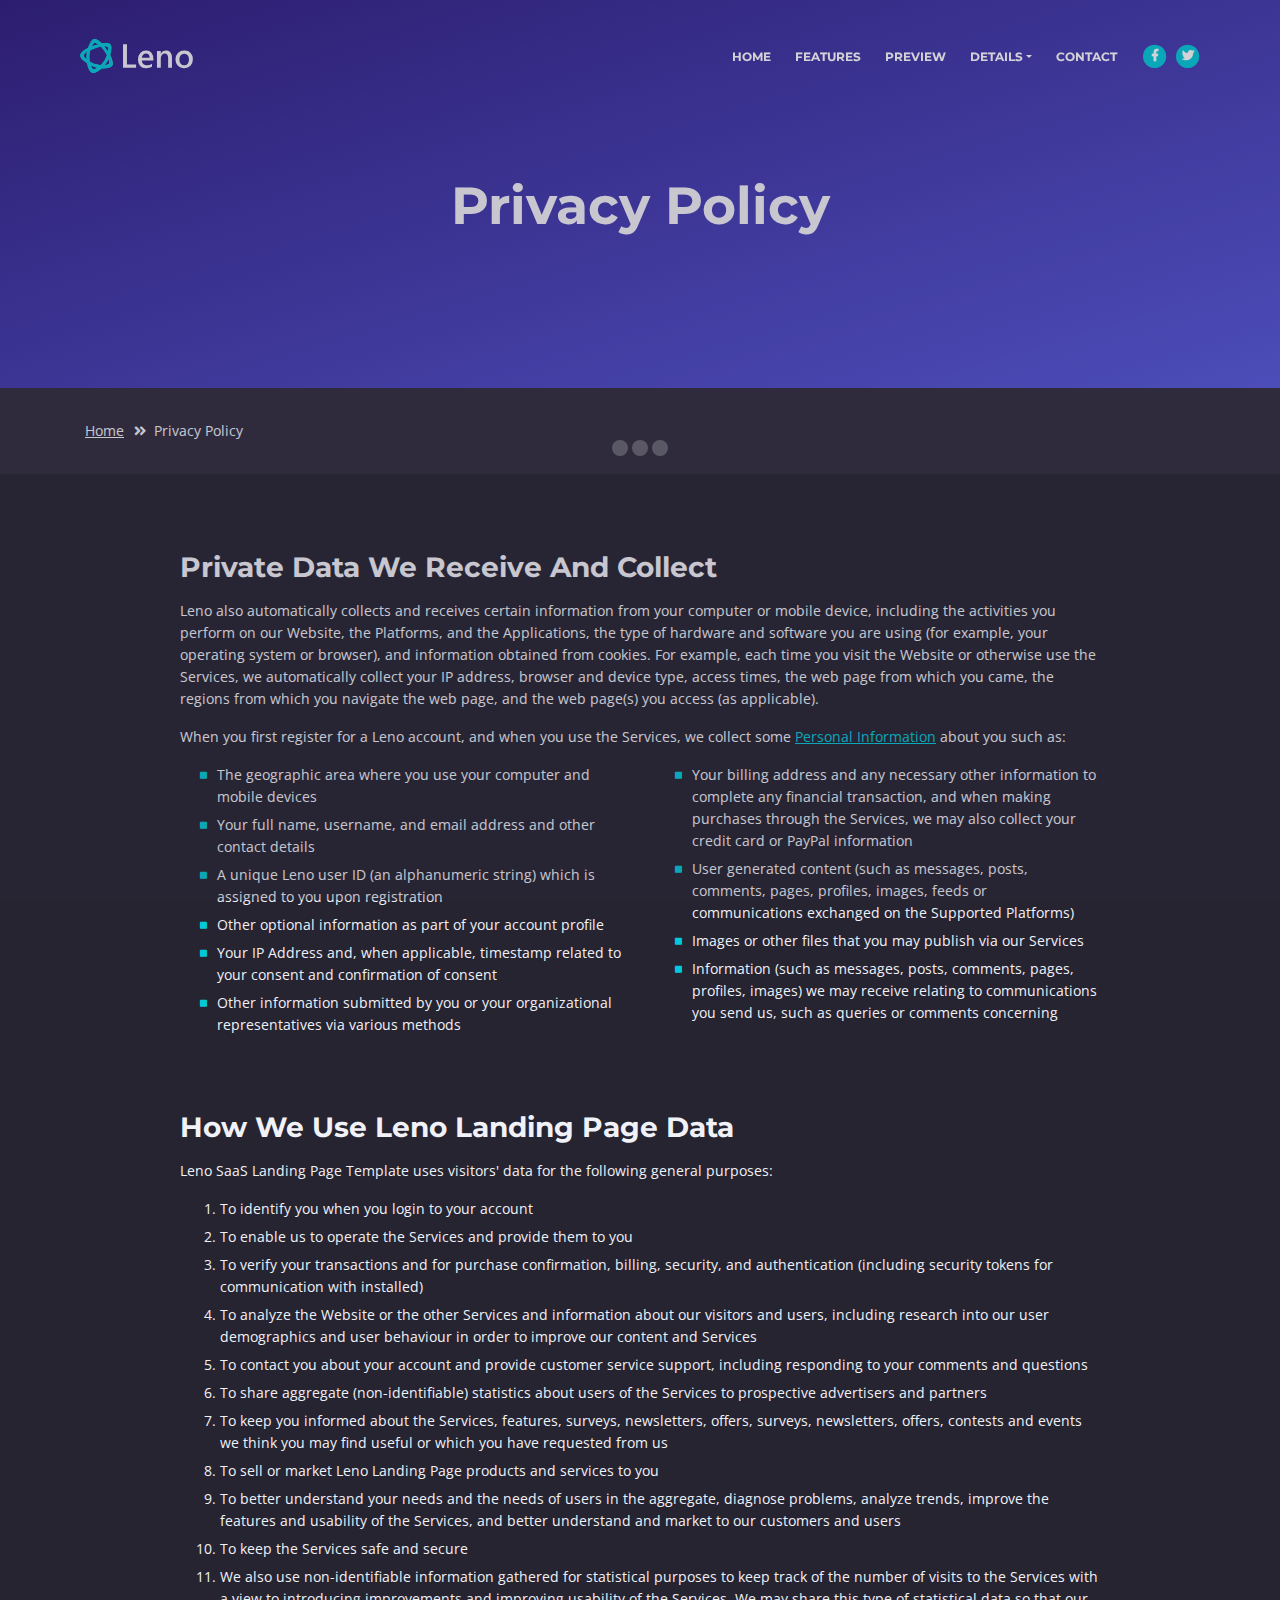
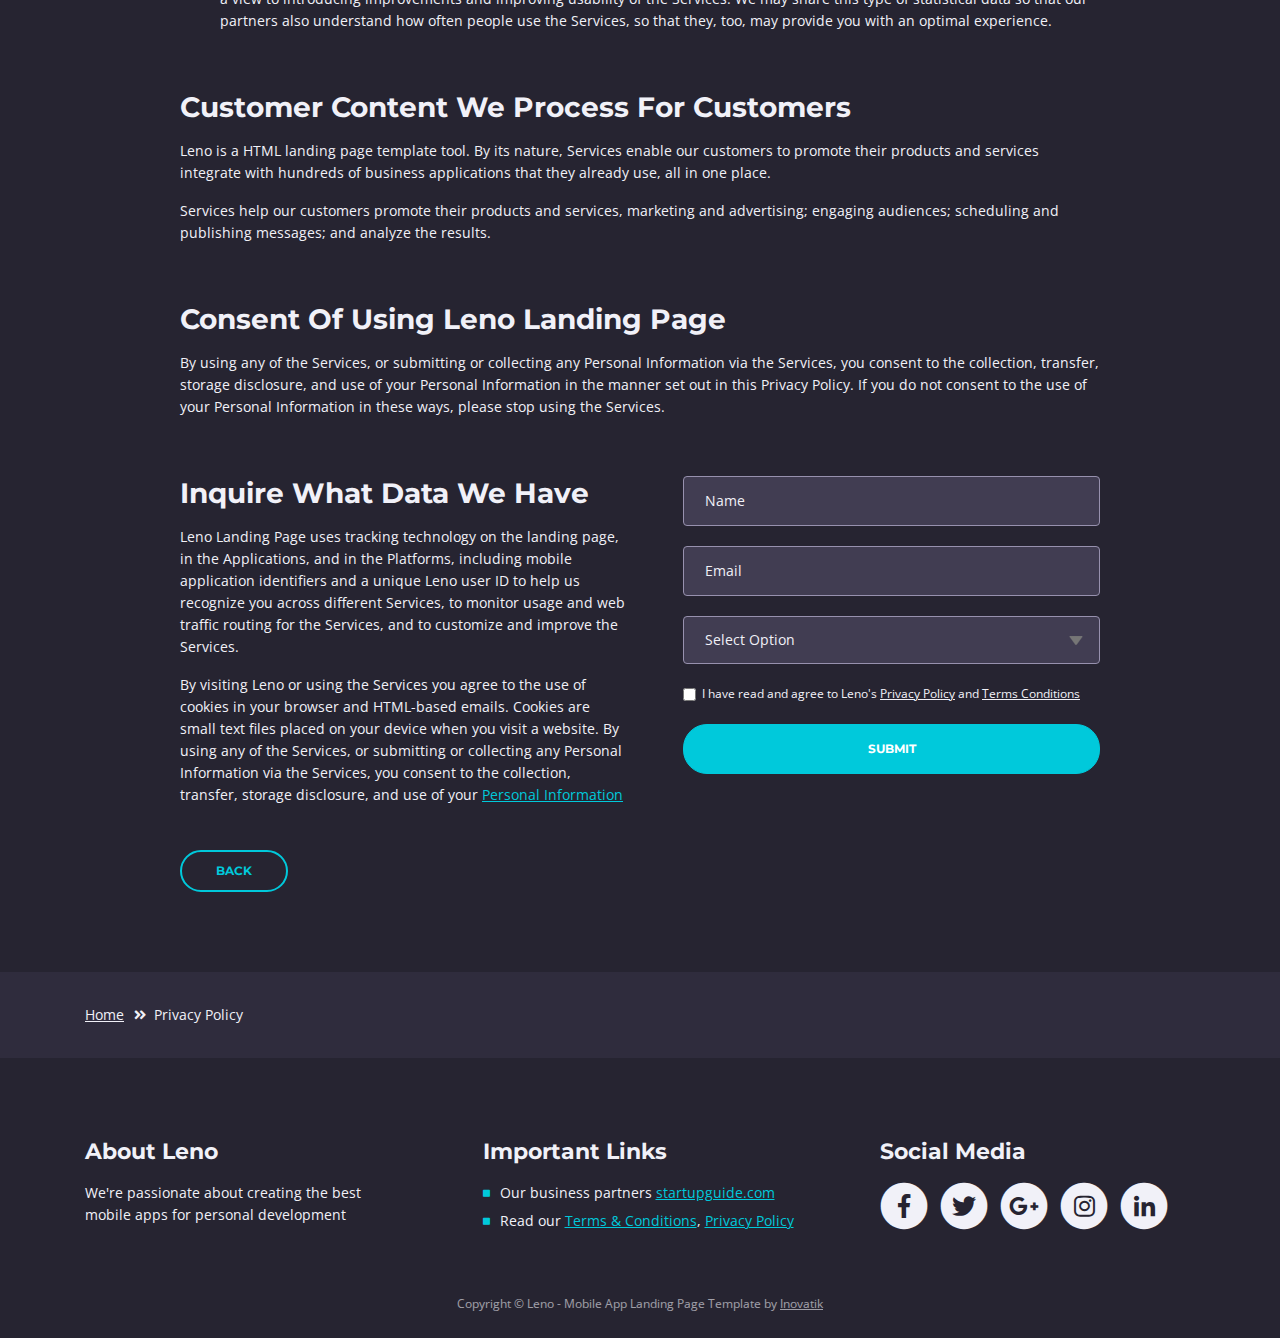
<file: amlajan/privacy-policy.html>
<!DOCTYPE html>
<html lang="en">
<head>
    <meta charset="utf-8">
    <meta name="viewport" content="width=device-width, initial-scale=1, shrink-to-fit=no">
    
    <!-- SEO Meta Tags -->
    <meta name="description" content="Free mobile app HTML landing page template to help you build a great online presence for your app which will convert visitors into users">
    <meta name="author" content="Inovatik">

    <!-- OG Meta Tags to improve the way the post looks when you share the page on LinkedIn, Facebook, Google+ -->
	<meta property="og:site_name" content="" /> <!-- website name -->
	<meta property="og:site" content="" /> <!-- website link -->
	<meta property="og:title" content=""/> <!-- title shown in the actual shared post -->
	<meta property="og:description" content="" /> <!-- description shown in the actual shared post -->
	<meta property="og:image" content="" /> <!-- image link, make sure it's jpg -->
	<meta property="og:url" content="" /> <!-- where do you want your post to link to -->
	<meta property="og:type" content="article" />

    <!-- Website Title -->
    <title>Privacy Policy - Leno - Free Mobile App Landing Page Template</title>
    
    <!-- Styles -->
    <link href="https://fonts.googleapis.com/css?family=Open+Sans:300,300i,400,400i,600,600i,700,700i" rel="stylesheet">
    <link href="https://fonts.googleapis.com/css?family=Montserrat:600,700" rel="stylesheet">
    <link href="css/bootstrap.css" rel="stylesheet">
    <link href="css/fontawesome-all.css" rel="stylesheet">
    <link href="css/swiper.css" rel="stylesheet">
	<link href="css/magnific-popup.css" rel="stylesheet">
    <link href="css/styles.css" rel="stylesheet">
	
	<!-- Favicon  -->
    <link rel="icon" href="images/favicon.png">
</head>
<body data-spy="scroll" data-target=".fixed-top">
    
    <!-- Preloader -->
	<div class="spinner-wrapper">
        <div class="spinner">
            <div class="bounce1"></div>
            <div class="bounce2"></div>
            <div class="bounce3"></div>
        </div>
    </div>
    <!-- end of preloader -->
    

    <!-- Navbar -->
    <nav class="navbar navbar-expand-md navbar-dark navbar-custom fixed-top">
        <!-- Text Logo - Use this if you don't have a graphic logo -->
        <!-- <a class="navbar-brand logo-text page-scroll" href="index.html">Leno</a> -->

        <!-- Image Logo -->
        <a class="navbar-brand logo-image" href="index.html"><img src="images/logo.svg" alt="alternative"></a> 
        
        <!-- Mobile Menu Toggle Button -->
        <button class="navbar-toggler" type="button" data-toggle="collapse" data-target="#navbarsExampleDefault" aria-controls="navbarsExampleDefault" aria-expanded="false" aria-label="Toggle navigation">
            <span class="navbar-toggler-awesome fas fa-bars"></span>
            <span class="navbar-toggler-awesome fas fa-times"></span>
        </button>
        <!-- end of mobile menu toggle button -->

        <div class="collapse navbar-collapse" id="navbarsExampleDefault">
            <ul class="navbar-nav ml-auto">
                <li class="nav-item">
                    <a class="nav-link page-scroll" href="index.html#header">HOME <span class="sr-only">(current)</span></a>
                </li>
                <li class="nav-item">
                    <a class="nav-link page-scroll" href="index.html#features">FEATURES</a>
                </li>
                <li class="nav-item">
                    <a class="nav-link page-scroll" href="index.html#preview">PREVIEW</a>
                </li>

                <!-- Dropdown Menu -->          
                <li class="nav-item dropdown">
                    <a class="nav-link dropdown-toggle page-scroll" href="index.html#details" id="navbarDropdown" role="button" aria-haspopup="true" aria-expanded="false">DETAILS</a>
                    <div class="dropdown-menu" aria-labelledby="navbarDropdown">
                        <a class="dropdown-item" href="terms-conditions.html"><span class="item-text">TERMS CONDITIONS</span></a>
                        <div class="dropdown-items-divide-hr"></div>
                        <a class="dropdown-item" href="privacy-policy.html"><span class="item-text">PRIVACY POLICY</span></a>
                    </div>
                </li>
                <!-- end of dropdown menu -->

                <li class="nav-item">
                    <a class="nav-link page-scroll" href="index.html#contact">CONTACT</a>
                </li>
            </ul>
            <span class="nav-item social-icons">
                <span class="fa-stack">
                    <a href="#your-link">
                        <i class="fas fa-circle fa-stack-2x"></i>
                        <i class="fab fa-facebook-f fa-stack-1x"></i>
                    </a>
                </span>
                <span class="fa-stack">
                    <a href="#your-link">
                        <i class="fas fa-circle fa-stack-2x"></i>
                        <i class="fab fa-twitter fa-stack-1x"></i>
                    </a>
                </span>
            </span>
        </div>
    </nav> <!-- end of navbar -->
    <!-- end of navbar -->


    <!-- Header -->
    <header id="header" class="ex-header">
        <div class="container">
            <div class="row">
                <div class="col-md-12">
                    <h1>Privacy Policy</h1>
                </div> <!-- end of col -->
            </div> <!-- end of row -->
        </div> <!-- end of container -->
    </header> <!-- end of ex-header -->
    <!-- end of header -->


    <!-- Breadcrumbs -->
    <div class="ex-basic-1">
        <div class="container">
            <div class="row">
                <div class="col-lg-12">
                    <div class="breadcrumbs">
                        <a href="index.html">Home</a><i class="fa fa-angle-double-right"></i><span>Privacy Policy</span>
                    </div> <!-- end of breadcrumbs -->
                </div> <!-- end of col -->
            </div> <!-- end of row -->
        </div> <!-- end of container -->
    </div> <!-- end of ex-basic-1 -->
    <!-- end of breadcrumbs -->


    <!-- Privacy Content -->
    <div class="ex-basic-2">
        <div class="container">
            <div class="row">
                <div class="col-lg-10 offset-lg-1">
                    <div class="text-container">
                        <h3>Private Data We Receive And Collect</h3>
                        <p>Leno also automatically collects and receives certain information from your computer or mobile device, including the activities you perform on our Website, the Platforms, and the Applications, the type of hardware and software you are using (for example, your operating system or browser), and information obtained from cookies. For example, each time you visit the Website or otherwise use the Services, we automatically collect your IP address, browser and device type, access times, the web page from which you came, the regions from which you navigate the web page, and the web page(s) you access (as applicable).</p>
                        <p>When you first register for a Leno account, and when you use the Services, we collect some <a class="turquoise" href="#your-link">Personal Information</a> about you such as:</p>
                        <div class="row">
                            <div class="col-md-6">
                                <ul class="list-unstyled li-space-lg indent">
                                    <li class="media">
                                        <i class="fas fa-square"></i>
                                        <div class="media-body">The geographic area where you use your computer and mobile devices</div>
                                    </li>
                                    <li class="media">
                                        <i class="fas fa-square"></i>
                                        <div class="media-body">Your full name, username, and email address and other contact details</div>
                                    </li>
                                    <li class="media">
                                        <i class="fas fa-square"></i>
                                        <div class="media-body">A unique Leno user ID (an alphanumeric string) which is assigned to you upon registration</div>
                                    </li>
                                    <li class="media">
                                        <i class="fas fa-square"></i>
                                        <div class="media-body">Other optional information as part of your account profile</div>
                                    </li>
                                    <li class="media">
                                        <i class="fas fa-square"></i>
                                        <div class="media-body">Your IP Address and, when applicable, timestamp related to your consent and confirmation of consent</div>
                                    </li>
                                    <li class="media">
                                        <i class="fas fa-square"></i>
                                        <div class="media-body">Other information submitted by you or your organizational representatives via various methods</div>
                                    </li>
                                </ul>
                            </div> <!-- end of col -->

                            <div class="col-md-6">
                                <ul class="list-unstyled li-space-lg indent">
                                    <li class="media">
                                        <i class="fas fa-square"></i>
                                        <div class="media-body">Your billing address and any necessary other information to complete any financial transaction, and when making purchases through the Services, we may also collect your credit card or PayPal information</div>
                                    </li>
                                    <li class="media">
                                        <i class="fas fa-square"></i>
                                        <div class="media-body">User generated content (such as messages, posts, comments, pages, profiles, images, feeds or communications exchanged on the Supported Platforms)</div>
                                    </li>
                                    <li class="media">
                                        <i class="fas fa-square"></i>
                                        <div class="media-body">Images or other files that you may publish via our Services</div>
                                    </li>
                                    <li class="media">
                                        <i class="fas fa-square"></i>
                                        <div class="media-body">Information (such as messages, posts, comments, pages, profiles, images) we may receive relating to communications you send us, such as queries or comments concerning</div>
                                    </li>
                                </ul>
                            </div> <!-- end of col -->
                        </div> <!-- end of row -->
                    </div> <!-- end of text-container-->
                    
                    <div class="text-container">
                        <h3>How We Use Leno Landing Page Data</h3>
                        <p>Leno SaaS Landing Page Template uses visitors' data for the following general purposes:</p>
                        <ol class="li-space-lg">
                            <li>To identify you when you login to your account</li>
                            <li>To enable us to operate the Services and provide them to you</li>
                            <li>To verify your transactions and for purchase confirmation, billing, security, and authentication (including security tokens for communication with installed)</li>
                            <li>To analyze the Website or the other Services and information about our visitors and users, including research into our user demographics and user behaviour in order to improve our content and Services</li>
                            <li>To contact you about your account and provide customer service support, including responding to your comments and questions</li>
                            <li>To share aggregate (non-identifiable) statistics about users of the Services to prospective advertisers and partners</li>
                            <li>To keep you informed about the Services, features, surveys, newsletters, offers, surveys, newsletters, offers, contests and events we think you may find useful or which you have requested from us</li>
                            <li>To sell or market Leno Landing Page products and services to you</li>
                            <li>To better understand your needs and the needs of users in the aggregate, diagnose problems, analyze trends, improve the features and usability of the Services, and better understand and market to our customers and users</li>
                            <li>To keep the Services safe and secure</li>
                            <li>We also use non-identifiable information gathered for statistical purposes to keep track of the number of visits to the Services with a view to introducing improvements and improving usability of the Services. We may share this type of statistical data so that our partners also understand how often people use the Services, so that they, too, may provide you with an optimal experience.</li>
                        </ol>
                    </div> <!-- end of text-container -->

                    <div class="text-container">
                        <h3>Customer Content We Process For Customers</h3>
                        <p>Leno is a HTML landing page template tool. By its nature, Services enable our customers to promote their products and services integrate with hundreds of business applications that they already use, all in one place.</p>
                        <p>Services help our customers promote their products and services, marketing and advertising; engaging audiences; scheduling and publishing messages; and analyze the results.</p>
                    </div> <!-- end of text container -->

                    <div class="text-container">
                        <h3>Consent Of Using Leno Landing Page</h3>
					    <p class="mb-5">By using any of the Services, or submitting or collecting any Personal Information via the Services, you consent to the collection, transfer, storage disclosure, and use of your Personal Information in the manner set out in this Privacy Policy. If you do not consent to the use of your Personal Information in these ways, please stop using the Services.</p>
                    </div> <!-- end of text-container -->
                                       
                    <div class="row">
                        <div class="col-md-6">
                            <div class="text-container last">
                                <h3>Inquire What Data We Have</h3>
                                <p>Leno Landing Page uses tracking technology on the landing page, in the Applications, and in the Platforms, including mobile application identifiers and a unique Leno user ID to help us recognize you across different Services, to monitor usage and web traffic routing for the Services, and to customize and improve the Services.</p>
                                <p> By visiting Leno or using the Services you agree to the use of cookies in your browser and HTML-based emails. Cookies are small text files placed on your device when you visit a website. By using any of the Services, or submitting or collecting any Personal Information via the Services, you consent to the collection, transfer, storage disclosure, and use of your <a class="turquoise" href="#your-link">Personal Information</a></p>
                            </div> <!-- end of text container -->
                        </div> <!-- end of col-->
                        <div class="col-md-6">

                            <!-- Privacy Form -->
                            <div class="form-container">
                                <form id="privacyForm" data-toggle="validator" data-focus="false">
                                    <div class="form-group">
                                        <input type="text" class="form-control-input" id="pname" required>
                                        <label class="label-control" for="pname">Name</label>
                                        <div class="help-block with-errors"></div>
                                    </div>
                                    <div class="form-group">
                                        <input type="email" class="form-control-input" id="pemail" required>
                                        <label class="label-control" for="pemail">Email</label>
                                        <div class="help-block with-errors"></div>
                                    </div>
                                    <div class="form-group">
                                        <select class="form-control-select" id="pselect" required>
                                            <option class="select-option" value="" disabled selected>Select Option</option>
                                            <option class="select-option" value="Delete data">Delete my data</option>
                                            <option class="select-option" value="Show me data">Show me my data</option>
                                        </select>
                                        <div class="help-block with-errors"></div>
                                    </div>
                                    <div class="form-group checkbox">
                                        <input type="checkbox" id="pterms" value="Agreed-to-Terms" required>I have read and agree to Leno's <a href="privacy-policy.html">Privacy Policy</a> and <a href="terms-conditions.html">Terms Conditions</a>
                                        <div class="help-block with-errors"></div>
                                    </div>
                                    <div class="form-group">
                                        <button type="submit" class="form-control-submit-button">SUBMIT</button>
                                    </div>
                                    <div class="form-message">
                                        <div id="pmsgSubmit" class="h3 text-center hidden"></div>
                                    </div>
                                </form>
                            </div> <!-- end of form container -->
                            <!-- end of privacy form -->

                        </div> <!-- end of col--> 
                    </div> <!-- end of row -->
                    <a class="btn-outline-reg back" href="index.html">BACK</a>
                </div> <!-- end of col-->
            </div> <!-- end of row -->
        </div> <!-- end of container -->
    </div> <!-- end of ex-basic-2 -->
    <!-- end of privacy content -->


    <!-- Breadcrumbs -->
    <div class="ex-basic-1">
        <div class="container">
            <div class="row">
                <div class="col-lg-12">
                    <div class="breadcrumbs">
                        <a href="index.html">Home</a><i class="fa fa-angle-double-right"></i><span>Privacy Policy</span>
                    </div> <!-- end of breadcrumbs -->
                </div> <!-- end of col -->
            </div> <!-- end of row -->
        </div> <!-- end of container -->
    </div> <!-- end of ex-basic-1 -->
    <!-- end of breadcrumbs -->

    
    <!-- Footer -->
    <div class="footer">
        <div class="container">
            <div class="row">
                <div class="col-md-4">
                    <div class="footer-col">
                        <h4>About Leno</h4>
                        <p>We're passionate about creating the best mobile apps for personal development</p>
                    </div>
                </div> <!-- end of col -->
                <div class="col-md-4">
                    <div class="footer-col middle">
                        <h4>Important Links</h4>
                        <ul class="list-unstyled li-space-lg">
                            <li class="media">
                                <i class="fas fa-square"></i>
                                <div class="media-body">Our business partners <a class="turquoise" href="#your-link">startupguide.com</a></div>
                            </li>
                            <li class="media">
                                <i class="fas fa-square"></i>
                                <div class="media-body">Read our <a class="turquoise" href="terms-conditions.html">Terms & Conditions</a>, <a class="turquoise" href="privacy-policy.html">Privacy Policy</a></div>
                            </li>
                        </ul>
                    </div>
                </div> <!-- end of col -->
                <div class="col-md-4">
                    <div class="footer-col last">
                        <h4>Social Media</h4>
                        <span class="fa-stack">
                            <a href="#your-link">
                                <i class="fas fa-circle fa-stack-2x"></i>
                                <i class="fab fa-facebook-f fa-stack-1x"></i>
                            </a>
                        </span>
                        <span class="fa-stack">
                            <a href="#your-link">
                                <i class="fas fa-circle fa-stack-2x"></i>
                                <i class="fab fa-twitter fa-stack-1x"></i>
                            </a>
                        </span>
                        <span class="fa-stack">
                            <a href="#your-link">
                                <i class="fas fa-circle fa-stack-2x"></i>
                                <i class="fab fa-google-plus-g fa-stack-1x"></i>
                            </a>
                        </span>
                        <span class="fa-stack">
                            <a href="#your-link">
                                <i class="fas fa-circle fa-stack-2x"></i>
                                <i class="fab fa-instagram fa-stack-1x"></i>
                            </a>
                        </span>
                        <span class="fa-stack">
                            <a href="#your-link">
                                <i class="fas fa-circle fa-stack-2x"></i>
                                <i class="fab fa-linkedin-in fa-stack-1x"></i>
                            </a>
                        </span>
                    </div> 
                </div> <!-- end of col -->
            </div> <!-- end of row -->
        </div> <!-- end of container -->
    </div> <!-- end of footer -->  
    <!-- end of footer -->


    <!-- Copyright -->
    <div class="copyright">
        <div class="container">
            <div class="row">
                <div class="col-lg-12">
                    <p class="p-small">Copyright © Leno - Mobile App Landing Page Template by <a href="http://www.inovatik.com">Inovatik</a></p>
                </div> <!-- end of col -->
            </div> <!-- enf of row -->
        </div> <!-- end of container -->
    </div> <!-- end of copyright --> 
    <!-- end of copyright -->

	
    <!-- Scripts -->
    <script src="js/jquery.min.js"></script> <!-- jQuery for Bootstrap's JavaScript plugins -->
    <script src="js/popper.min.js"></script> <!-- Popper tooltip library for Bootstrap -->
    <script src="js/bootstrap.min.js"></script> <!-- Bootstrap framework -->
    <script src="js/jquery.easing.min.js"></script> <!-- jQuery Easing for smooth scrolling between anchors -->
    <script src="js/swiper.min.js"></script> <!-- Swiper for image and text sliders -->
    <script src="js/jquery.magnific-popup.js"></script> <!-- Magnific Popup for lightboxes -->
    <script src="js/morphext.min.js"></script> <!-- Morphtext rotating text in the header -->
    <script src="js/validator.min.js"></script> <!-- Validator.js - Bootstrap plugin that validates forms -->
    <script src="js/scripts.js"></script> <!-- Custom scripts -->
    
</body>
</html>
</file>
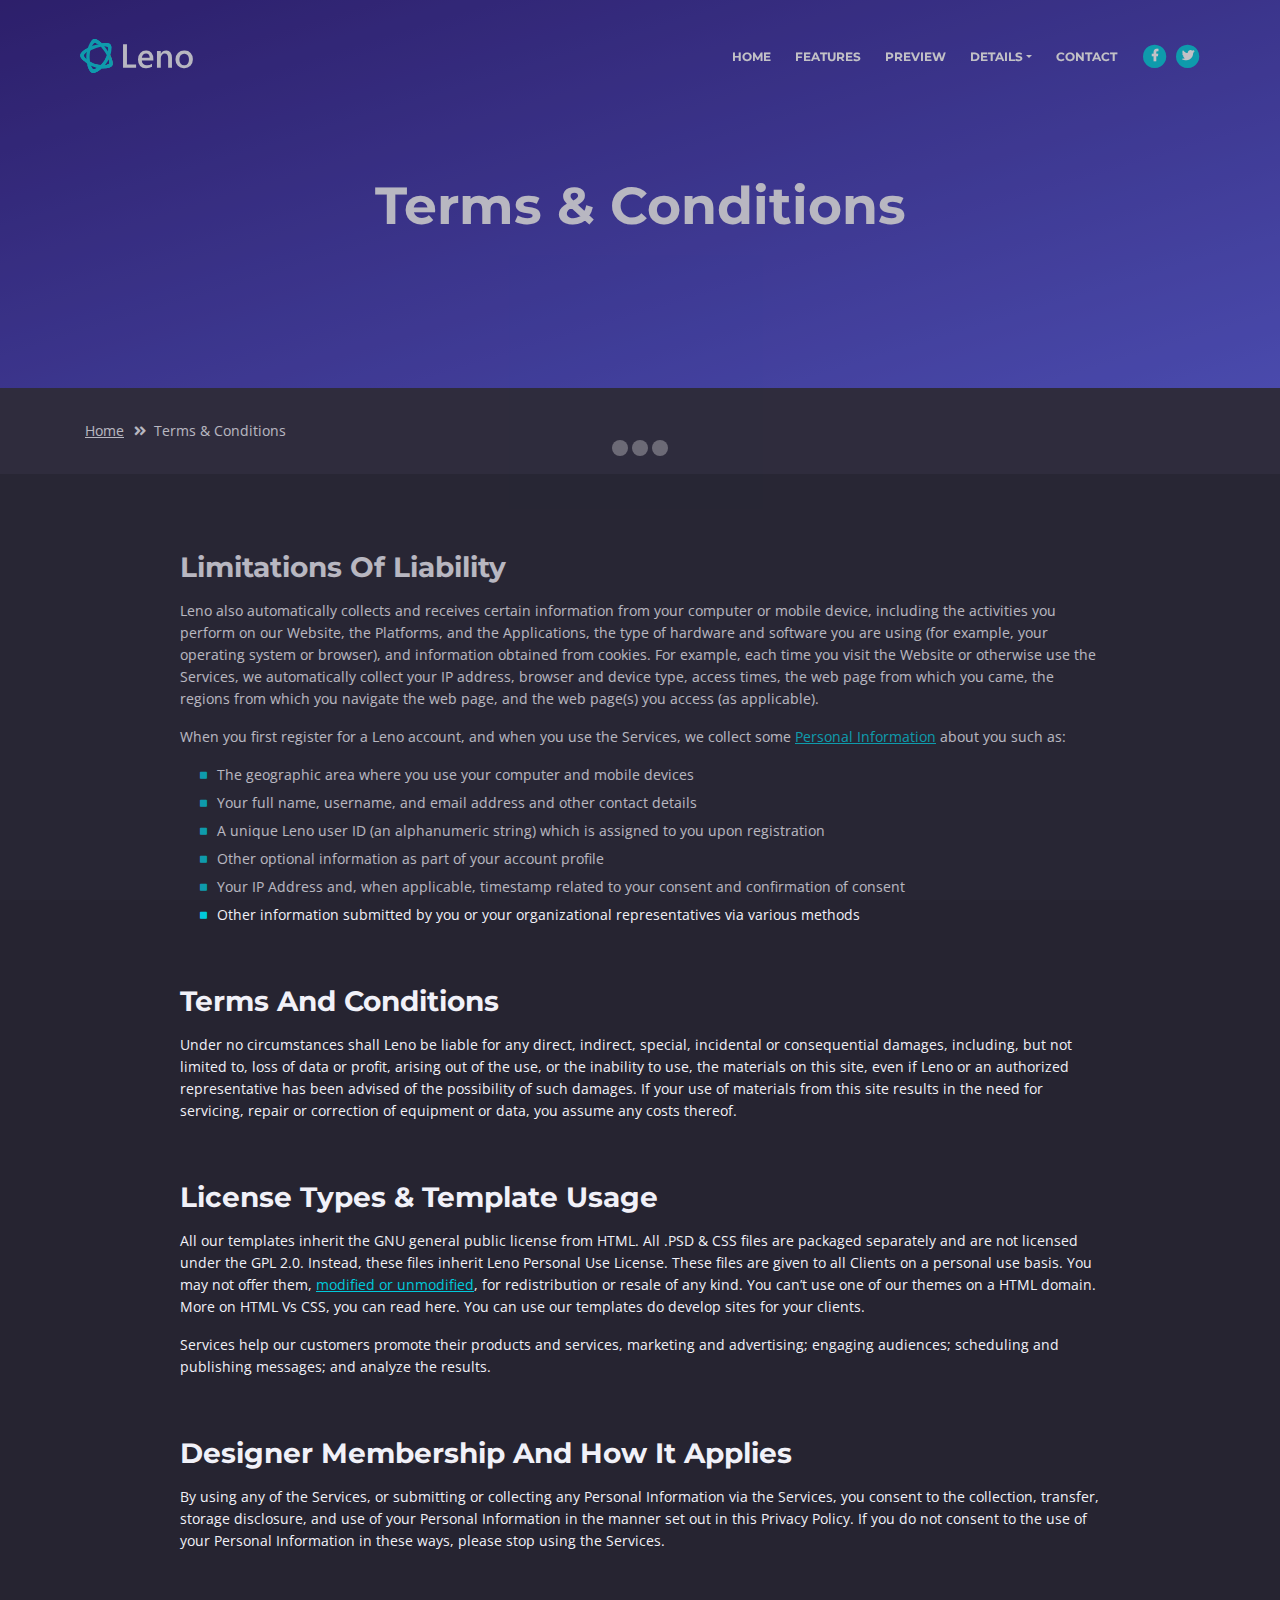
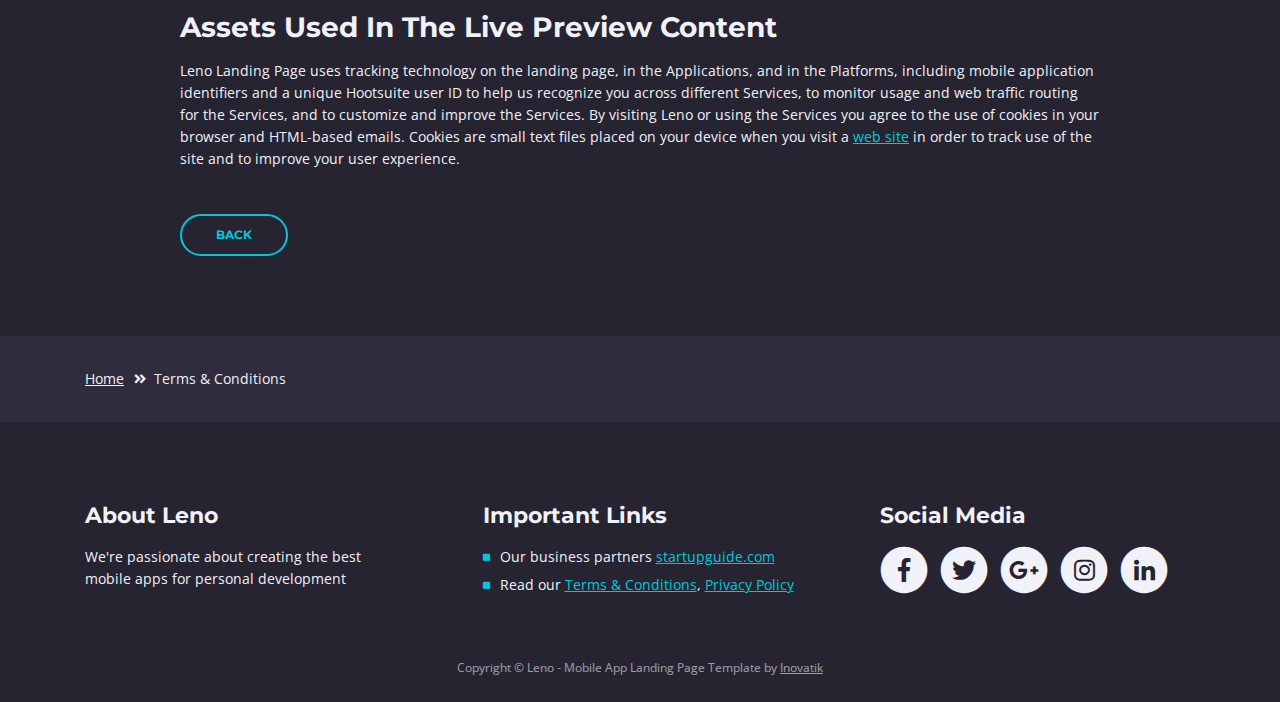
<file: amlajan/terms-conditions.html>
<!DOCTYPE html>
<html lang="en">
<head>
    <meta charset="utf-8">
    <meta name="viewport" content="width=device-width, initial-scale=1, shrink-to-fit=no">
    
    <!-- SEO Meta Tags -->
    <meta name="description" content="Free mobile app HTML landing page template to help you build a great online presence for your app which will convert visitors into users">
    <meta name="author" content="Inovatik">

    <!-- OG Meta Tags to improve the way the post looks when you share the page on LinkedIn, Facebook, Google+ -->
	<meta property="og:site_name" content="" /> <!-- website name -->
	<meta property="og:site" content="" /> <!-- website link -->
	<meta property="og:title" content=""/> <!-- title shown in the actual shared post -->
	<meta property="og:description" content="" /> <!-- description shown in the actual shared post -->
	<meta property="og:image" content="" /> <!-- image link, make sure it's jpg -->
	<meta property="og:url" content="" /> <!-- where do you want your post to link to -->
	<meta property="og:type" content="article" />

    <!-- Website Title -->
    <title>Terms Conditions - Leno - Free Mobile App Landing Page Template</title>
    
    <!-- Styles -->
    <link href="https://fonts.googleapis.com/css?family=Open+Sans:300,300i,400,400i,600,600i,700,700i" rel="stylesheet">
    <link href="https://fonts.googleapis.com/css?family=Montserrat:600,700" rel="stylesheet">
    <link href="css/bootstrap.css" rel="stylesheet">
    <link href="css/fontawesome-all.css" rel="stylesheet">
    <link href="css/swiper.css" rel="stylesheet">
	<link href="css/magnific-popup.css" rel="stylesheet">
    <link href="css/styles.css" rel="stylesheet">
	
	<!-- Favicon  -->
    <link rel="icon" href="images/favicon.png">
</head>
<body data-spy="scroll" data-target=".fixed-top">
    
    <!-- Preloader -->
	<div class="spinner-wrapper">
        <div class="spinner">
            <div class="bounce1"></div>
            <div class="bounce2"></div>
            <div class="bounce3"></div>
        </div>
    </div>
    <!-- end of preloader -->
    

    <!-- Navbar -->
    <nav class="navbar navbar-expand-md navbar-dark navbar-custom fixed-top">
        <!-- Text Logo - Use this if you don't have a graphic logo -->
        <!-- <a class="navbar-brand logo-text page-scroll" href="index.html">Leno</a> -->

        <!-- Image Logo -->
        <a class="navbar-brand logo-image" href="index.html"><img src="images/logo.svg" alt="alternative"></a> 
        
        <!-- Mobile Menu Toggle Button -->
        <button class="navbar-toggler" type="button" data-toggle="collapse" data-target="#navbarsExampleDefault" aria-controls="navbarsExampleDefault" aria-expanded="false" aria-label="Toggle navigation">
            <span class="navbar-toggler-awesome fas fa-bars"></span>
            <span class="navbar-toggler-awesome fas fa-times"></span>
        </button>
        <!-- end of mobile menu toggle button -->

        <div class="collapse navbar-collapse" id="navbarsExampleDefault">
            <ul class="navbar-nav ml-auto">
                <li class="nav-item">
                    <a class="nav-link page-scroll" href="index.html#header">HOME <span class="sr-only">(current)</span></a>
                </li>
                <li class="nav-item">
                    <a class="nav-link page-scroll" href="index.html#features">FEATURES</a>
                </li>
                <li class="nav-item">
                    <a class="nav-link page-scroll" href="index.html#preview">PREVIEW</a>
                </li>

                <!-- Dropdown Menu -->          
                <li class="nav-item dropdown">
                    <a class="nav-link dropdown-toggle page-scroll" href="index.html#details" id="navbarDropdown" role="button" aria-haspopup="true" aria-expanded="false">DETAILS</a>
                    <div class="dropdown-menu" aria-labelledby="navbarDropdown">
                        <a class="dropdown-item" href="terms-conditions.html"><span class="item-text">TERMS CONDITIONS</span></a>
                        <div class="dropdown-items-divide-hr"></div>
                        <a class="dropdown-item" href="privacy-policy.html"><span class="item-text">PRIVACY POLICY</span></a>
                    </div>
                </li>
                <!-- end of dropdown menu -->

                <li class="nav-item">
                    <a class="nav-link page-scroll" href="index.html#contact">CONTACT</a>
                </li>
            </ul>
            <span class="nav-item social-icons">
                <span class="fa-stack">
                    <a href="#your-link">
                        <i class="fas fa-circle fa-stack-2x"></i>
                        <i class="fab fa-facebook-f fa-stack-1x"></i>
                    </a>
                </span>
                <span class="fa-stack">
                    <a href="#your-link">
                        <i class="fas fa-circle fa-stack-2x"></i>
                        <i class="fab fa-twitter fa-stack-1x"></i>
                    </a>
                </span>
            </span>
        </div>
    </nav> <!-- end of navbar -->
    <!-- end of navbar -->


    <!-- Header -->
    <header id="header" class="ex-header">
        <div class="container">
            <div class="row">
                <div class="col-lg-12">
                    <h1>Terms & Conditions</h1>
                </div> <!-- end of col -->
            </div> <!-- end of row -->
        </div> <!-- end of container -->
    </header> <!-- end of ex-header -->
    <!-- end of header -->


    <!-- Breadcrumbs -->
    <div class="ex-basic-1">
        <div class="container">
            <div class="row">
                <div class="col-lg-12">
                    <div class="breadcrumbs">
                        <a href="index.html">Home</a><i class="fa fa-angle-double-right"></i><span>Terms & Conditions</span>
                    </div> <!-- end of breadcrumbs -->
                </div> <!-- end of col -->
            </div> <!-- end of row -->
        </div> <!-- end of container -->
    </div> <!-- end of ex-basic-1 -->
    <!-- end of breadcrumbs -->


    <!-- Terms Content -->
    <div class="ex-basic-2">
        <div class="container">
            <div class="row">
                <div class="col-lg-10 offset-lg-1">
                    <div class="text-container">
                        <h3>Limitations Of Liability</h3>
                        <p>Leno also automatically collects and receives certain information from your computer or mobile device, including the activities you perform on our Website, the Platforms, and the Applications, the type of hardware and software you are using (for example, your operating system or browser), and information obtained from cookies. For example, each time you visit the Website or otherwise use the Services, we automatically collect your IP address, browser and device type, access times, the web page from which you came, the regions from which you navigate the web page, and the web page(s) you access (as applicable).</p>
                        <p>When you first register for a Leno account, and when you use the Services, we collect some <a class="turquoise" href="#your-link">Personal Information</a> about you such as:</p>
                        <ul class="list-unstyled li-space-lg indent">
                            <li class="media">
                                <i class="fas fa-square"></i>
                                <div class="media-body">The geographic area where you use your computer and mobile devices</div>
                            </li>
                            <li class="media">
                                <i class="fas fa-square"></i>
                                <div class="media-body">Your full name, username, and email address and other contact details</div>
                            </li>
                            <li class="media">
                                <i class="fas fa-square"></i>
                                <div class="media-body">A unique Leno user ID (an alphanumeric string) which is assigned to you upon registration</div>
                            </li>
                            <li class="media">
                                <i class="fas fa-square"></i>
                                <div class="media-body">Other optional information as part of your account profile</div>
                            </li>
                            <li class="media">
                                <i class="fas fa-square"></i>
                                <div class="media-body">Your IP Address and, when applicable, timestamp related to your consent and confirmation of consent</div>
                            </li>
                            <li class="media">
                                <i class="fas fa-square"></i>
                                <div class="media-body">Other information submitted by you or your organizational representatives via various methods</div>
                            </li>
                        </ul>
                    </div> <!-- end of text-container -->
                    
                    <div class="text-container">
                        <h3>Terms And Conditions</h3>
                        <p>Under no circumstances shall Leno be liable for any direct, indirect, special, incidental or consequential damages, including, but not limited to, loss of data or profit, arising out of the use, or the inability to use, the materials on this site, even if Leno or an authorized representative has been advised of the possibility of such damages. If your use of materials from this site results in the need for servicing, repair or correction of equipment or data, you assume any costs thereof.</p>
                    </div> <!-- end of text-container -->

                    <div class="text-container">
                        <h3>License Types & Template Usage</h3>
                        <p>All our templates inherit the GNU general public license from HTML. All .PSD & CSS files are packaged separately and are not licensed under the GPL 2.0. Instead, these files inherit Leno Personal Use License. These files are given to all Clients on a personal use basis. You may not offer them, <a class="turquoise" href="#your-link">modified or unmodified</a>, for redistribution or resale of any kind. You can’t use one of our themes on a HTML domain. More on HTML Vs CSS, you can read here. You can use our templates do develop sites for your clients.</p>
                        <p>Services help our customers promote their products and services, marketing and advertising; engaging audiences; scheduling and publishing messages; and analyze the results.</p>
                    </div> <!-- end of text-container -->

                    <div class="text-container">
                        <h3>Designer Membership And How It Applies</h3>
                        <p>By using any of the Services, or submitting or collecting any Personal Information via the Services, you consent to the collection, transfer, storage disclosure, and use of your Personal Information in the manner set out in this Privacy Policy. If you do not consent to the use of your Personal Information in these ways, please stop using the Services.</p>
                    </div> <!-- end of text-container -->
                    
                    <div class="text-container last">
                        <h3>Assets Used In The Live Preview Content</h3>
                        <p>Leno Landing Page uses tracking technology on the landing page, in the Applications, and in the Platforms, including mobile application identifiers and a unique Hootsuite user ID to help us recognize you across different Services, to monitor usage and web traffic routing for the Services, and to customize and improve the Services. By visiting Leno or using the Services you agree to the use of cookies in your browser and HTML-based emails. Cookies are small text files placed on your device when you visit a <a class="turquoise" href="#your-link">web site</a> in order to track use of the site and to improve your user experience.</p>
                        <a class="btn-outline-reg" href="index.html">BACK</a>
                    </div> <!-- end of text-container -->
                </div>
            </div> <!-- end of row -->
        </div> <!-- end of container -->
    </div> <!-- end of ex-basic -->
    <!-- end of terms content -->

    
    <!-- Breadcrumbs -->
    <div class="ex-basic-1">
        <div class="container">
            <div class="row">
                <div class="col-lg-12">
                    <div class="breadcrumbs">
                        <a href="index.html">Home</a><i class="fa fa-angle-double-right"></i><span>Terms & Conditions</span>
                    </div> <!-- end of breadcrumbs -->
                </div> <!-- end of col -->
            </div> <!-- end of row -->
        </div> <!-- end of container -->
    </div> <!-- end of ex-basic-1 -->
    <!-- end of breadcrumbs -->


    <!-- Footer -->
    <div class="footer">
        <div class="container">
            <div class="row">
                <div class="col-md-4">
                    <div class="footer-col">
                        <h4>About Leno</h4>
                        <p>We're passionate about creating the best mobile apps for personal development</p>
                    </div>
                </div> <!-- end of col -->
                <div class="col-md-4">
                    <div class="footer-col middle">
                        <h4>Important Links</h4>
                        <ul class="list-unstyled li-space-lg">
                            <li class="media">
                                <i class="fas fa-square"></i>
                                <div class="media-body">Our business partners <a class="turquoise" href="#your-link">startupguide.com</a></div>
                            </li>
                            <li class="media">
                                <i class="fas fa-square"></i>
                                <div class="media-body">Read our <a class="turquoise" href="terms-conditions.html">Terms & Conditions</a>, <a class="turquoise" href="privacy-policy.html">Privacy Policy</a></div>
                            </li>
                        </ul>
                    </div>
                </div> <!-- end of col -->
                <div class="col-md-4">
                    <div class="footer-col last">
                        <h4>Social Media</h4>
                        <span class="fa-stack">
                            <a href="#your-link">
                                <i class="fas fa-circle fa-stack-2x"></i>
                                <i class="fab fa-facebook-f fa-stack-1x"></i>
                            </a>
                        </span>
                        <span class="fa-stack">
                            <a href="#your-link">
                                <i class="fas fa-circle fa-stack-2x"></i>
                                <i class="fab fa-twitter fa-stack-1x"></i>
                            </a>
                        </span>
                        <span class="fa-stack">
                            <a href="#your-link">
                                <i class="fas fa-circle fa-stack-2x"></i>
                                <i class="fab fa-google-plus-g fa-stack-1x"></i>
                            </a>
                        </span>
                        <span class="fa-stack">
                            <a href="#your-link">
                                <i class="fas fa-circle fa-stack-2x"></i>
                                <i class="fab fa-instagram fa-stack-1x"></i>
                            </a>
                        </span>
                        <span class="fa-stack">
                            <a href="#your-link">
                                <i class="fas fa-circle fa-stack-2x"></i>
                                <i class="fab fa-linkedin-in fa-stack-1x"></i>
                            </a>
                        </span>
                    </div> 
                </div> <!-- end of col -->
            </div> <!-- end of row -->
        </div> <!-- end of container -->
    </div> <!-- end of footer -->  
    <!-- end of footer -->


    <!-- Copyright -->
    <div class="copyright">
        <div class="container">
            <div class="row">
                <div class="col-lg-12">
                    <p class="p-small">Copyright © Leno - Mobile App Landing Page Template by <a href="http://www.inovatik.com">Inovatik</a></p>
                </div> <!-- end of col -->
            </div> <!-- enf of row -->
        </div> <!-- end of container -->
    </div> <!-- end of copyright --> 
    <!-- end of copyright -->

	
    <!-- Scripts -->
    <script src="js/jquery.min.js"></script> <!-- jQuery for Bootstrap's JavaScript plugins -->
    <script src="js/popper.min.js"></script> <!-- Popper tooltip library for Bootstrap -->
    <script src="js/bootstrap.min.js"></script> <!-- Bootstrap framework -->
    <script src="js/jquery.easing.min.js"></script> <!-- jQuery Easing for smooth scrolling between anchors -->
    <script src="js/swiper.min.js"></script> <!-- Swiper for image and text sliders -->
    <script src="js/jquery.magnific-popup.js"></script> <!-- Magnific Popup for lightboxes -->
    <script src="js/morphext.min.js"></script> <!-- Morphtext rotating text in the header -->
    <script src="js/validator.min.js"></script> <!-- Validator.js - Bootstrap plugin that validates forms -->
    <script src="js/scripts.js"></script> <!-- Custom scripts -->
</body>
</html>
</file>
<file: amlajan/css/styles.css>
/* Template: Juno - Multipurpose Landing Page Pack
   Author: InovatikThemes
   Created: Mar 2019
   Description: Master CSS file
*/

/*****************************************
Table Of Contents:

01. General Styles
02. Preloader
03. Navigation
04. Header
05. Features
******************************************/

/*****************************************
Colors:

- Text, navbar links - white #f1f1f8
- Buttons, bullets, icons - turquoise #00c9db
- Navbar - navy #4633af
- Backgrounds - dark denim #262431
- Backgrounds - denim #2f2c3d
******************************************/


/******************************/
/*     01. General Styles     */
/******************************/
body,
html {
    width: 100%;
	height: 100%;
}

body, p {
	color: #f1f1f8; 
	font: 400 0.875rem/1.375rem "Open Sans", sans-serif;
}

.p-large {
	color: #f1f1f8;
	font: 400 1rem/1.5rem "Open Sans", sans-serif;
}

.p-small {
	color: #f1f1f8;
	font: 400 0.75rem/1.25rem "Open Sans", sans-serif;
}

.p-heading {
	margin-bottom: 3.75rem;
	text-align: center;
}

.li-space-lg li {
	margin-bottom: 0.375rem;
}

.indent {
	padding-left: 1.25rem;
}

h1 {
	color: #f1f1f8;
	font: 700 2.5rem/2.875rem "Montserrat", sans-serif;
}

h2 {
	color: #f1f1f8;
	font: 700 2.25rem/2.75rem "Montserrat", sans-serif;
}

h3 {
	color: #f1f1f8;
	font: 700 1.75rem/2.125rem "Montserrat", sans-serif;
}

h4 {
	color: #f1f1f8;
	font: 700 1.375rem/1.75rem "Montserrat", sans-serif;
}

h5 {
	color: #f1f1f8;
	font: 700 1.125rem/1.625rem "Montserrat", sans-serif;
}

h6 {
	color: #f1f1f8;
	font: 700 1rem/1.5rem "Montserrat", sans-serif;
}

a {
	color: #f1f1f8;
	text-decoration: underline;
}

a:hover {
	color: #f1f1f8;
	text-decoration: underline;
}

a.turquoise {
	color: #00c9db;
}

a.white {
	color: #fff;
}

.testimonial-text {
	font: italic 400 1rem/1.5rem "Open Sans", sans-serif;
}

.testimonial-author {
	font: 700 1rem/1.5rem "Montserrat", sans-serif;
}

.btn-solid-reg {
	display: inline-block;
	padding: 1.1875rem 2.125rem 1.1875rem 2.125rem;
	border: 0.125rem solid #00c9db;
	border-radius: 2rem;
	background-color: #00c9db;
	color: #fff;
	font: 700 0.75rem/0 "Montserrat", sans-serif;
	text-decoration: none;
	transition: all 0.2s;
}

.btn-solid-reg:hover {
	background-color: transparent;
	color: #00c9db;
	text-decoration: none;
}

.btn-solid-lg {
	display: inline-block;
	padding: 1.375rem 2.625rem 1.375rem 2.625rem;
	border: 0.125rem solid #00c9db;
	border-radius: 2rem;
	background-color: #00c9db;
	color: #fff;
	font: 700 0.75rem/0 "Montserrat", sans-serif;
	text-decoration: none;
	transition: all 0.2s;
}

.btn-solid-lg:hover {
	background-color: transparent;
	color: #00c9db;
	text-decoration: none;
}

.btn-solid-lg .fab {
	margin-right: 0.5rem;
	font-size: 1.25rem;
	line-height: 0;
	vertical-align: top;
}

.btn-solid-lg .fab.fa-google-play {
	font-size: 1rem;
}

.btn-outline-reg {
	display: inline-block;
	padding: 1.1875rem 2.125rem 1.1875rem 2.125rem;
	border: 0.125rem solid #00c9db;
	border-radius: 2rem;
	background-color: transparent;
	color: #00c9db;
	font: 700 0.75rem/0 "Montserrat", sans-serif;
	text-decoration: none;
	transition: all 0.2s;
}

.btn-outline-reg:hover {
	background-color: #00c9db;
	color: #fff;
	text-decoration: none;
}

.btn-outline-lg {
	display: inline-block;
	padding: 1.375rem 2.625rem 1.375rem 2.625rem;
	border: 0.125rem solid #00c9db;
	border-radius: 2rem;
	background-color: transparent;
	color: #00c9db;
	font: 700 0.75rem/0 "Montserrat", sans-serif;
	text-decoration: none;
	transition: all 0.2s;
}

.btn-outline-lg:hover {
	background-color: #00c9db;
	color: #fff;
	text-decoration: none;
}

.btn-outline-sm {
	display: inline-block;
	padding: 1rem 1.625rem 0.875rem 1.625rem;
	border: 0.125rem solid #00c9db;
	border-radius: 2rem;
	background-color: transparent;
	color: #00c9db;
	font: 700 0.625rem/0 "Montserrat", sans-serif;
	text-decoration: none;
	transition: all 0.2s;
}

.btn-outline-sm:hover {
	background-color: #00c9db;
	color: #fff;
	text-decoration: none;
}

.form-group {
	position: relative;
	margin-bottom: 1.25rem;
}

.form-group.has-error.has-danger {
	margin-bottom: 0.625rem;
}

.form-group.has-error.has-danger .help-block.with-errors ul {
	margin-top: 0.375rem;
}

.label-control {
	position: absolute;
	top: 0.87rem;
	left: 1.375rem;
	color: #f1f1f8;
	opacity: 1;
	font: 400 0.875rem/1.375rem "Open Sans", sans-serif;
	cursor: text;
	transition: all 0.2s ease;
}

/* IE10+ hack to solve lower label text position compared to the rest of the browsers */
@media screen and (-ms-high-contrast: active), screen and (-ms-high-contrast: none) {  
	.label-control {
		top: 0.9375rem;
	}
}

.form-control-input:focus + .label-control,
.form-control-input.notEmpty + .label-control,
.form-control-textarea:focus + .label-control,
.form-control-textarea.notEmpty + .label-control {
	top: 0.125rem;
	opacity: 1;
	font-size: 0.75rem;
	font-weight: 700;
}

.form-control-input,
.form-control-select {
	display: block; /* needed for proper display of the label in Firefox, IE, Edge */
	width: 100%;
	padding-top: 1.0625rem;
	padding-bottom: 0.0625rem;
	padding-left: 1.3125rem;
	border: 1px solid #9791ae;
	border-radius: 0.25rem;
	background-color: #413d52;
	color: #f1f1f8;
	font: 400 0.875rem/1.875rem "Open Sans", sans-serif;
	transition: all 0.2s;
	-webkit-appearance: none; /* removes inner shadow on form inputs on ios safari */
}

.form-control-select {
	padding-top: 0.5rem;
	padding-bottom: 0.5rem;
	height: 3rem;
}

/* IE10+ hack to solve lower label text position compared to the rest of the browsers */
@media screen and (-ms-high-contrast: active), screen and (-ms-high-contrast: none) {  
	.form-control-input {
		padding-top: 1.25rem;
		padding-bottom: 0.75rem;
		line-height: 1.75rem;
	}

	.form-control-select {
		padding-top: 0.875rem;
		padding-bottom: 0.75rem;
		height: 3.125rem;
		line-height: 2.125rem;
	}
}

select {
    /* you should keep these first rules in place to maintain cross-browser behavior */
    -webkit-appearance: none;
	-moz-appearance: none;
	-ms-appearance: none;
    -o-appearance: none;
    appearance: none;
    background-image: url('../images/down-arrow.png');
    background-position: 96% 50%;
    background-repeat: no-repeat;
    outline: none;
}

select::-ms-expand {
    display: none; /* removes the ugly default down arrow on select form field in IE11 */
}

.form-control-textarea {
	display: block; /* used to eliminate a bottom gap difference between Chrome and IE/FF */
	width: 100%;
	height: 8rem; /* used instead of html rows to normalize height between Chrome and IE/FF */
	padding-top: 1.25rem;
	padding-left: 1.3125rem;
	border: 1px solid #9791ae;
	border-radius: 0.25rem;
	background-color: #413d52;
	color: #f1f1f8;
	font: 400 0.875rem/1.75rem "Open Sans", sans-serif;
	transition: all 0.2s;
}

.form-control-input:focus,
.form-control-select:focus,
.form-control-textarea:focus {
	border: 1px solid #f1f1f8;
	outline: none; /* Removes blue border on focus */
}

.form-control-input:hover,
.form-control-select:hover,
.form-control-textarea:hover {
	border: 1px solid #f1f1f8;
}

.checkbox {
	font: 400 0.75rem/1.25rem "Open Sans", sans-serif;
}

input[type='checkbox'] {
	vertical-align: -15%;
	margin-right: 0.375rem;
}

/* IE10+ hack to raise checkbox field position compared to the rest of the browsers */
@media screen and (-ms-high-contrast: active), screen and (-ms-high-contrast: none) {  
	input[type='checkbox'] {
		vertical-align: -9%;
	}
}

.form-control-submit-button {
	display: inline-block;
	width: 100%;
	height: 3.125rem;
	border: 1px solid #00c9db;
	border-radius: 1.5rem;
	background-color: #00c9db;
	color: #fff;
	font: 700 0.75rem/1.75rem "Montserrat", sans-serif;
	cursor: pointer;
	transition: all 0.2s;
}

.form-control-submit-button:hover {
	background-color: transparent;
	color: #00c9db;
}

/* Form Success And Error Message Formatting */
#cmsgSubmit.h3.text-center.tada.animated,
#pmsgSubmit.h3.text-center.tada.animated,
#cmsgSubmit.h3.text-center,
#pmsgSubmit.h3.text-center {
	display: block;
	margin-bottom: 0;
	color: #f1f1f8;
	font: 400 1.125rem/1rem "Open Sans", sans-serif;
}

.help-block.with-errors .list-unstyled {
	color: #f1f1f8;
	font-size: 0.75rem;
	line-height: 1.125rem;
	text-align: left;
}

.help-block.with-errors ul {
	margin-bottom: 0;
}
/* end of form success and error message formatting */

/* Form Success And Error Message Animation - Animate.css */
@-webkit-keyframes tada {
	from {
		-webkit-transform: scale3d(1, 1, 1);
		-ms-transform: scale3d(1, 1, 1);
		transform: scale3d(1, 1, 1);
	}
	10%, 20% {
		-webkit-transform: scale3d(.9, .9, .9) rotate3d(0, 0, 1, -3deg);
		-ms-transform: scale3d(.9, .9, .9) rotate3d(0, 0, 1, -3deg);
		transform: scale3d(.9, .9, .9) rotate3d(0, 0, 1, -3deg);
	}
	30%, 50%, 70%, 90% {
		-webkit-transform: scale3d(1.1, 1.1, 1.1) rotate3d(0, 0, 1, 3deg);
		-ms-transform: scale3d(1.1, 1.1, 1.1) rotate3d(0, 0, 1, 3deg);
		transform: scale3d(1.1, 1.1, 1.1) rotate3d(0, 0, 1, 3deg);
	}
	40%, 60%, 80% {
		-webkit-transform: scale3d(1.1, 1.1, 1.1) rotate3d(0, 0, 1, -3deg);
		-ms-transform: scale3d(1.1, 1.1, 1.1) rotate3d(0, 0, 1, -3deg);
		transform: scale3d(1.1, 1.1, 1.1) rotate3d(0, 0, 1, -3deg);
	}
	to {
		-webkit-transform: scale3d(1, 1, 1);
		-ms-transform: scale3d(1, 1, 1);
		transform: scale3d(1, 1, 1);
	}
}

@keyframes tada {
	from {
		-webkit-transform: scale3d(1, 1, 1);
		-ms-transform: scale3d(1, 1, 1);
		transform: scale3d(1, 1, 1);
	}
	10%, 20% {
		-webkit-transform: scale3d(.9, .9, .9) rotate3d(0, 0, 1, -3deg);
		-ms-transform: scale3d(.9, .9, .9) rotate3d(0, 0, 1, -3deg);
		transform: scale3d(.9, .9, .9) rotate3d(0, 0, 1, -3deg);
	}
	30%, 50%, 70%, 90% {
		-webkit-transform: scale3d(1.1, 1.1, 1.1) rotate3d(0, 0, 1, 3deg);
		-ms-transform: scale3d(1.1, 1.1, 1.1) rotate3d(0, 0, 1, 3deg);
		transform: scale3d(1.1, 1.1, 1.1) rotate3d(0, 0, 1, 3deg);
	}
	40%, 60%, 80% {
		-webkit-transform: scale3d(1.1, 1.1, 1.1) rotate3d(0, 0, 1, -3deg);
		-ms-transform: scale3d(1.1, 1.1, 1.1) rotate3d(0, 0, 1, -3deg);
		transform: scale3d(1.1, 1.1, 1.1) rotate3d(0, 0, 1, -3deg);
	}
	to {
		-webkit-transform: scale3d(1, 1, 1);
		-ms-transform: scale3d(1, 1, 1);
		transform: scale3d(1, 1, 1);
	}
}

.tada {
	-webkit-animation-name: tada;
	animation-name: tada;
}

.animated {
	-webkit-animation-duration: 1s;
	animation-duration: 1s;
	-webkit-animation-fill-mode: both;
	animation-fill-mode: both;
}
/* end of form success and error message animation - Animate.css */

/* Fade-move Animation For Lightbox - Magnific Popup */
/* at start */
.my-mfp-slide-bottom .zoom-anim-dialog {
	opacity: 0;
	transition: all 0.2s ease-out;
	-webkit-transform: translateY(-1.25rem) perspective(37.5rem) rotateX(10deg);
	-ms-transform: translateY(-1.25rem) perspective(37.5rem) rotateX(10deg);
	transform: translateY(-1.25rem) perspective(37.5rem) rotateX(10deg);
}

/* animate in */
.my-mfp-slide-bottom.mfp-ready .zoom-anim-dialog {
	opacity: 1;
	-webkit-transform: translateY(0) perspective(37.5rem) rotateX(0); 
	-ms-transform: translateY(0) perspective(37.5rem) rotateX(0); 
	transform: translateY(0) perspective(37.5rem) rotateX(0); 
}

/* animate out */
.my-mfp-slide-bottom.mfp-removing .zoom-anim-dialog {
	opacity: 0;
	-webkit-transform: translateY(-0.625rem) perspective(37.5rem) rotateX(10deg); 
	-ms-transform: translateY(-0.625rem) perspective(37.5rem) rotateX(10deg); 
	transform: translateY(-0.625rem) perspective(37.5rem) rotateX(10deg); 
}

/* dark overlay, start state */
.my-mfp-slide-bottom.mfp-bg {
	opacity: 0;
	transition: opacity 0.2s ease-out;
}

/* animate in */
.my-mfp-slide-bottom.mfp-ready.mfp-bg {
	opacity: 0.8;
}
/* animate out */
.my-mfp-slide-bottom.mfp-removing.mfp-bg {
	opacity: 0;
}
/* end of fade-move animation for lightbox - magnific popup */

/* Fade Animation For Image Slider - Magnific Popup */
@-webkit-keyframes fadeIn {
	from {
		opacity: 0;
	}
	to {
		opacity: 1;
	}
}

@keyframes fadeIn {
	from {
		opacity: 0;
	}
	to {
		opacity: 1;
	}
}

.fadeIn {
	-webkit-animation: fadeIn 0.6s;
	animation: fadeIn 0.6s;
}

@-webkit-keyframes fadeOut {
	from {
		opacity: 1;
	}
	to {
		opacity: 0;
	}
}

@keyframes fadeOut {
	from {
		opacity: 1;
	}
	to {
		opacity: 0;
	}
}

.fadeOut {
	-webkit-animation: fadeOut 0.8s;
	animation: fadeOut 0.8s;
}
/* end of fade animation for image slider - magnific popup */


/*************************/
/*     02. Preloader     */
/*************************/
.spinner-wrapper {
	position: fixed;
	z-index: 999999;
	top: 0;
	right: 0;
	bottom: 0;
	left: 0;
	background: #2f2c3d;
}

.spinner {
	position: absolute;
	top: 50%; /* centers the loading animation vertically one the screen */
	left: 50%; /* centers the loading animation horizontally one the screen */
	width: 3.75rem;
	height: 1.25rem;
	margin: -0.625rem 0 0 -1.875rem; /* is width and height divided by two */ 
	text-align: center;
}

.spinner > div {
	display: inline-block;
	width: 1rem;
	height: 1rem;
	border-radius: 100%;
	background-color: #fff;
	-webkit-animation: sk-bouncedelay 1.4s infinite ease-in-out both;
	animation: sk-bouncedelay 1.4s infinite ease-in-out both;
}

.spinner .bounce1 {
	-webkit-animation-delay: -0.32s;
	animation-delay: -0.32s;
}

.spinner .bounce2 {
	-webkit-animation-delay: -0.16s;
	animation-delay: -0.16s;
}

@-webkit-keyframes sk-bouncedelay {
	0%, 80%, 100% { -webkit-transform: scale(0); }
	40% { -webkit-transform: scale(1.0); }
}

@keyframes sk-bouncedelay {
	0%, 80%, 100% { 
		-webkit-transform: scale(0);
		-ms-transform: scale(0);
		transform: scale(0);
	} 40% { 
		-webkit-transform: scale(1.0);
		-ms-transform: scale(1.0);
		transform: scale(1.0);
	}
}


/**************************/
/*     03. Navigation     */
/**************************/
.navbar-custom {
	background-color: #4633af;
	box-shadow: 0 0.0625rem 0.375rem 0 rgba(0, 0, 0, 0.1);
	font: 700 0.75rem/2rem "Montserrat", sans-serif;
	transition: all 0.2s;
}

.navbar-custom .navbar-brand.logo-image img {
    width: 113px;
	height: 34px;
	margin-bottom: 1px;
	-webkit-backface-visibility: hidden;
}

.navbar-custom .navbar-brand.logo-text {
	font: 700 2.375rem/1.5rem "Montserrat", sans-serif;
	color: #fff;
	letter-spacing: -0.5px;
	text-decoration: none;
}

.navbar-custom .navbar-nav {
	margin-top: 0.75rem;
}

.navbar-custom .nav-item .nav-link {
	padding: 0 0.75rem 0 0.75rem;
	color: #fff;
	text-decoration: none;
	transition: all 0.2s ease;
}

.navbar-custom .nav-item .nav-link:hover,
.navbar-custom .nav-item .nav-link.active {
	color: #00c9db;
}

/* Dropdown Menu */
.navbar-custom .dropdown:hover > .dropdown-menu {
	display: block; /* this makes the dropdown menu stay open while hovering it */
	min-width: auto;
	animation: fadeDropdown 0.2s; /* required for the fade animation */
}

@keyframes fadeDropdown {
    0% {
        opacity: 0;
    }

    100% {
        opacity: 1;
    }
}

.navbar-custom .dropdown-toggle:focus { /* removes dropdown outline on focus  */
	outline: 0;
}

.navbar-custom .dropdown-menu {
	margin-top: 0;
	border: none;
	border-radius: 0.25rem;
	background-color: #4633af;
}

.navbar-custom .dropdown-item {
	color: #fff;
	text-decoration: none;
}

.navbar-custom .dropdown-item:hover {
	background-color: #4633af;
}

.navbar-custom .dropdown-item .item-text {
	font: 700 0.75rem/1.5rem "Montserrat", sans-serif;
}

.navbar-custom .dropdown-item:hover .item-text {
	color: #00c9db;
}

.navbar-custom .dropdown-items-divide-hr {
	width: 100%;
	height: 1px;
	margin: 0.25rem auto 0.25rem auto;
	border: none;
	background-color: #b5bcc4;
	opacity: 0.2;
}
/* end of dropdown menu */

.navbar-custom .social-icons {
	display: none;
}

.navbar-custom .navbar-toggler {
	border: none;
	color: #fff;
	font-size: 2rem;
}

.navbar-custom button[aria-expanded='false'] .navbar-toggler-awesome.fas.fa-times{
	display: none;
}

.navbar-custom button[aria-expanded='false'] .navbar-toggler-awesome.fas.fa-bars{
	display: inline-block;
}

.navbar-custom button[aria-expanded='true'] .navbar-toggler-awesome.fas.fa-bars{
	display: none;
}

.navbar-custom button[aria-expanded='true'] .navbar-toggler-awesome.fas.fa-times{
	display: inline-block;
	margin-right: 0.125rem;
}


/*********************/
/*    04. Header     */
/*********************/
.header {
	background: linear-gradient(to bottom right, rgba(72, 72, 212, 0), rgba(241, 104, 104, 0)), url('../images/header-background.jpg') center center no-repeat;
	background-size: cover;
}

.header .header-content {
	padding-top: 8.5rem;
	padding-bottom: 7rem;
	text-align: center;
}

.header .text-container {
	margin-bottom: 3rem;
}

.header h1 {
	margin-bottom: 1rem;
}

.header #js-rotating {
	color: #40e0ee;
}

.header .p-large {
	margin-bottom: 2rem;
}

.header .btn-solid-lg {
	margin-right: 0.5rem;
	margin-bottom: 1.25rem;
}


/****************************/
/*     05. Testimonials     */
/****************************/
.slider-1 {
	padding-top: 6.875rem;
	padding-bottom: 6.375rem;
	background-color: #262431;
}

.slider-1 .slider-container {
	position: relative;
}

.slider-1 .swiper-container {
	position: static;
	width: 90%;
	text-align: center;
}

.slider-1 .swiper-button-prev:focus,
.slider-1 .swiper-button-next:focus {
	/* even if you can't see it chrome you can see it on mobile device */
	outline: none;
}

.slider-1 .swiper-button-prev {
	left: -0.5rem;
	background-image: url("data:image/svg+xml;charset=utf-8,%3Csvg%20xmlns%3D'http%3A%2F%2Fwww.w3.org%2F2000%2Fsvg'%20viewBox%3D'0%200%2028%2044'%3E%3Cpath%20d%3D'M0%2C22L22%2C0l2.1%2C2.1L4.2%2C22l19.9%2C19.9L22%2C44L0%2C22L0%2C22L0%2C22z'%20fill%3D'%23f1f1f8'%2F%3E%3C%2Fsvg%3E");
	background-size: 1.125rem 1.75rem;
}

.slider-1 .swiper-button-next {
	right: -0.5rem;
	background-image: url("data:image/svg+xml;charset=utf-8,%3Csvg%20xmlns%3D'http%3A%2F%2Fwww.w3.org%2F2000%2Fsvg'%20viewBox%3D'0%200%2028%2044'%3E%3Cpath%20d%3D'M27%2C22L27%2C22L5%2C44l-2.1-2.1L22.8%2C22L2.9%2C2.1L5%2C0L27%2C22L27%2C22z'%20fill%3D'%23f1f1f8'%2F%3E%3C%2Fsvg%3E");
	background-size: 1.125rem 1.75rem;
}

.slider-1 .card {
	position: relative;
	border: none;
	background-color: transparent;
}

.slider-1 .card-image {
	width: 6rem;
	height: 6rem;
	margin-right: auto;
	margin-bottom: 0.25rem;
	margin-left: auto;
	border-radius: 50%;
}

.slider-1 .card-body {
	padding-bottom: 0;
}

.slider-1 .testimonial-author {
	margin-bottom: 0;
}


/************************/
/*     05. Features     */
/************************/
.tabs {
	padding-top: 6.5rem;
	padding-bottom: 4.25rem;
	background-color: #2f2c3d;
}

.tabs h2 {
	margin-bottom: 1.125rem;
	text-align: center;
}

.tabs .p-heading {
	margin-bottom: 3.125rem;
}

.tabs .nav-tabs {
	margin-right: auto;
	margin-bottom: 2.5rem;
	margin-left: auto;
	justify-content: center;
	border-bottom: none;
}

.tabs .nav-link {
	margin-bottom: 1rem;
	padding: 0.5rem 1.375rem 0.25rem 1.375rem;
	border: none;
	border-bottom: 0.1875rem solid #f1f1f8;
	border-radius: 0;
	color: #f1f1f8;
	font: 700 1rem/1.75rem "Montserrat", sans-serif;
	text-decoration: none;
	transition: all 0.2s ease;
}

.tabs .nav-link.active,
.tabs .nav-link:hover {
	border-bottom: 0.1875rem solid #00c9db;
	background-color: transparent;
	color: #00c9db;
}

.tabs .nav-link .fas {
	margin-right: 0.375rem;
	font-size: 1rem;
}

.tabs .tab-content {
	width: 100%; /* for proper display in IE11 */
}

.tabs .card {
	border: none;
	background: transparent;
}

.tabs .card-body {
	padding: 1rem 0 1.25rem 0;
}

.tabs .card-title {
	margin-bottom: 0.5rem;
}

.tabs .card .card-icon {
	display: inline-block;
	width: 3.5rem;
	height: 3.5rem;
	border-radius: 50%;
	background-color: #00c9db;
	text-align: center;
	vertical-align: top;
}

.tabs .card .card-icon .fas,
.tabs .card .card-icon .far {
	color: #fff;
	font-size: 1.75rem;
	line-height: 3.5rem;
}

.tabs #tab-1 .card.left-pane .text-wrapper {
	display: inline-block;
	width: 75%;
}

.tabs #tab-1 .card.left-pane .card-icon {
	float: left;
	margin-right: 1rem;
}

.tabs #tab-1 img {
	display: block;
	margin: 2rem auto 3rem auto;
}

.tabs #tab-1 .card.right-pane .text-wrapper {
	display: inline-block;
	width: 75%;
}

.tabs #tab-1 .card.right-pane .card-icon {
	margin-right: 1rem;
}

.tabs #tab-2 img {
	display: block;
	margin: 0 auto 2rem auto;
}

.tabs #tab-2 .text-area {
	margin-top: 1.5rem;
}

.tabs #tab-2 h3 {
	margin-bottom: 0.75rem;
}

.tabs #tab-2 .icon-cards-area {
	margin-top: 2.5rem;
}

.tabs #tab-2 .icon-cards-area .card {
	width: 100%; /* for proper display in IE11 */
}

.tabs #tab-3 .icon-cards-area .card {
	width: 100%; /* for proper display in IE11 */
}

.tabs #tab-3 .text-area {
	margin-top: 0.75rem;
	margin-bottom: 4rem;
}

.tabs #tab-3 h3 {
	margin-bottom: 0.75rem;
}

.tabs #tab-3 img {
	margin: 0 auto 3rem auto;
}


/*********************/
/*     07. Video     */
/*********************/
.basic-1 {
	padding-top: 6.375rem;
	padding-bottom: 6.875rem;
	background: url('../images/video-background.jpg') center center no-repeat;
	background-size: cover; 
}

.basic-1 h2 {
	margin-bottom: 1.125rem;
	text-align: center;
}

.basic-1 .p-heading {
	margin-bottom: 4rem;
	text-align: center;
}

.basic-1 .image-container img {
	border-radius: 0.375rem;
}

.basic-1 .video-wrapper {
	position: relative;
}

/* Video Play Button */
.basic-1 .video-play-button {
	position: absolute;
	z-index: 10;
	top: 50%;
	left: 50%;
	display: block;
	box-sizing: content-box;
	width: 2rem;
	height: 2.75rem;
	padding: 1.125rem 1.25rem 1.125rem 1.75rem;
	border-radius: 50%;
	-webkit-transform: translateX(-50%) translateY(-50%);
	-ms-transform: translateX(-50%) translateY(-50%);
	transform: translateX(-50%) translateY(-50%);
}
  
.basic-1 .video-play-button:before {
	content: "";
	position: absolute;
	z-index: 0;
	top: 50%;
	left: 50%;
	display: block;
	width: 4.75rem;
	height: 4.75rem;
	border-radius: 50%;
	background: #4eaaff;
	animation: pulse-border 1500ms ease-out infinite;
	-webkit-transform: translateX(-50%) translateY(-50%);
	-ms-transform: translateX(-50%) translateY(-50%);
	transform: translateX(-50%) translateY(-50%);
}
  
.basic-1 .video-play-button:after {
	content: "";
	position: absolute;
	z-index: 1;
	top: 50%;
	left: 50%;
	display: block;
	width: 4.375rem;
	height: 4.375rem;
	border-radius: 50%;
	background: #4eaaff;
	transition: all 200ms;
	-webkit-transform: translateX(-50%) translateY(-50%);
	-ms-transform: translateX(-50%) translateY(-50%);
	transform: translateX(-50%) translateY(-50%);
}
  
.basic-1 .video-play-button span {
	position: relative;
	display: block;
	z-index: 3;
	top: 0.375rem;
	left: 0.25rem;
	width: 0;
	height: 0;
	border-left: 1.625rem solid #fff;
	border-top: 1rem solid transparent;
	border-bottom: 1rem solid transparent;
}
  
@keyframes pulse-border {
	0% {
		transform: translateX(-50%) translateY(-50%) translateZ(0) scale(1);
		opacity: 1;
	}
	100% {
		transform: translateX(-50%) translateY(-50%) translateZ(0) scale(1.5);
		opacity: 0;
	}
}
/* end of video play button */  


/*************************/
/*     09. Details 1     */
/*************************/
.basic-2 {
	padding-top: 8rem;
	padding-bottom: 3.5rem;
	background-color: #262431;
}

.basic-2 img {
	margin-bottom: 3.5rem;
}

.basic-2 h3 {
	margin-bottom: 1.125rem;
}

.basic-2 .btn-solid-reg {
	margin-top: 0.5rem;
}


/*************************/
/*     10. Details 2     */
/*************************/
.basic-3 {
	padding-top: 3.5rem;
	padding-bottom: 7.25rem;
	background-color: #262431;
}

.basic-3 .text-container {
	margin-bottom: 3.5rem;
}

.basic-3 h3 {
	margin-bottom: 1.125rem;
}

.basic-3 .btn-solid-reg {
	margin-top: 0.5rem;
}


/**********************************/
/*     11. Details Lightboxes     */
/**********************************/
.lightbox-basic {
	position: relative;
	max-width: 46.875rem;
	margin: 2.5rem auto;
	padding: 3rem 1rem;
	border-radius: 0.25rem;
	background-color: #2f2c3d;
	text-align: left;
}

.lightbox-basic img {
	display: block;
	margin-right: auto;
	margin-bottom: 3rem;
	margin-left: auto;
}

.lightbox-basic h3 {
	margin-bottom: 0.625rem;
}

.lightbox-basic hr {
	width: 3.75rem;
	height: 0.125rem;
	margin-top: 0.125rem;
	margin-bottom: 1.125rem;
	margin-left: 0;
	border: 0;
	background-color: #00c9db;
	text-align: left;
}

.lightbox-basic h4 {
	margin-top: 1.75rem;
	margin-bottom: 0.75rem;
}

.lightbox-basic table {
	margin-top: 1rem;
	margin-bottom: 1.5rem;
}

.lightbox-basic table tr {
	line-height: 1.75em;
}

.lightbox-basic table .icon-cell {
	width: 2rem;
	padding-right: 0.25rem;
	color: #00c9db;
	text-align: center;
}

.lightbox-basic a.mfp-close.as-button {
	position: relative;
	width: auto;
	height: auto;
	margin-left: 0.375rem;
	color: #00c9db;
	opacity: 1;
}

.lightbox-basic a.mfp-close.as-button:hover {
	color: #f1f1f8;
}

.lightbox-basic button.mfp-close.x-button {
	position: absolute;
	top: -0.375rem;
	right: -0.375rem;
	width: 2.75rem;
	height: 2.75rem;
	color: #f1f1f8;
}


/***************************/
/*     12. Screenshots     */
/***************************/
.slider-2 {
	padding-top: 6.875rem;
	padding-bottom: 6.875rem;
	background-color: #2f2c3d;
}

.slider-2 .slider-container {
	position: relative;
}

.slider-2 .swiper-container {
	position: static;
	width: 90%;
	text-align: center;
}

.slider-2 .swiper-button-prev,
.slider-2 .swiper-button-next {
	top: 50%;
	width: 1.125rem;
}

.slider-2 .swiper-button-prev:focus,
.slider-2 .swiper-button-next:focus {
	/* even if you can't see it chrome you can see it on mobile device */
	outline: none;
}

.slider-2 .swiper-button-prev {
	left: -0.5rem;
	background-image: url("data:image/svg+xml;charset=utf-8,%3Csvg%20xmlns%3D'http%3A%2F%2Fwww.w3.org%2F2000%2Fsvg'%20viewBox%3D'0%200%2028%2044'%3E%3Cpath%20d%3D'M0%2C22L22%2C0l2.1%2C2.1L4.2%2C22l19.9%2C19.9L22%2C44L0%2C22L0%2C22L0%2C22z'%20fill%3D'%23ffffff'%2F%3E%3C%2Fsvg%3E");
	background-size: 1.125rem 1.75rem;
}

.slider-2 .swiper-button-next {
	right: -0.5rem;
	background-image: url("data:image/svg+xml;charset=utf-8,%3Csvg%20xmlns%3D'http%3A%2F%2Fwww.w3.org%2F2000%2Fsvg'%20viewBox%3D'0%200%2028%2044'%3E%3Cpath%20d%3D'M27%2C22L27%2C22L5%2C44l-2.1-2.1L22.8%2C22L2.9%2C2.1L5%2C0L27%2C22L27%2C22z'%20fill%3D'%23ffffff'%2F%3E%3C%2Fsvg%3E");
	background-size: 1.125rem 1.75rem;
}


/************************/
/*     13. Download     */
/************************/
.basic-4 {
	padding-top: 6.5rem;
	padding-bottom: 6.75rem;
	background: url('../images/download-background.jpg') center center no-repeat;
	background-size: cover; 
}

.basic-4 .text-container {
	margin-bottom: 3.5rem;
	text-align: center;
}

.basic-4 h2 {
	margin-bottom: 1.25rem;
}

.basic-4 .p-large {
	margin-bottom: 1.75rem;
}

.basic-4 .btn-solid-lg {
	margin-right: 0.5rem;
	margin-bottom: 1.25rem;
}


/**************************/
/*     18. Statistics     */
/**************************/
.counter {
	padding-top: 6.5rem;
	padding-bottom: 5.375rem;
	background-color: #262431;
	text-align: center;
}

.counter #counter .cell {
	display: inline-block;
	width: 6.25rem;
	margin-right: 1rem;
	margin-left: 1rem;
	margin-bottom: 2rem;
}

.counter #counter .counter-value {
	color: #f1f1f8;
	font: 700 3.5rem/4.25rem "Montserrat", sans-serif;	
	vertical-align: middle;
}

.counter #counter .counter-info {
	margin-bottom: 0;
	color: #00c9db;
	font: 400 0.875rem/1.25rem "Open Sans", sans-serif;
	vertical-align: middle;
}


/***********************/
/*     16. Contact     */
/***********************/
.form {
	padding-top: 6.25rem;
	padding-bottom: 5.625rem;
	background: url('../images/contact-background.jpg') center bottom no-repeat;
	background-size: cover; 
}

.form h2 {
	margin-bottom: 1.125rem;
	text-align: center;
}

.form .list-unstyled {
	margin-bottom: 3.75rem;
	font-size: 1rem;
	line-height: 1.5rem;
	text-align: center;
}

.form .list-unstyled .fas,
.form .list-unstyled .fab {
	margin-right: 0.5rem;
	font-size: 0.875rem;
	color: #00c9db;
}

.form .list-unstyled .fa-phone {
	vertical-align: 3%;
}


/**********************/
/*     16. Footer     */
/**********************/
.footer {
	padding-top: 5rem;
	background-color: #262431;
}

.footer .footer-col {
	margin-bottom: 2.25rem;
}

.footer h4 {
	margin-bottom: 1rem;
}

.footer .list-unstyled .fas {
	color: #00c9db;
	font-size: 0.5rem;
	line-height: 1.375rem;
}

.footer .list-unstyled .media-body {
	margin-left: 0.625rem;
}

.footer .fa-stack {
	margin-bottom: 0.75rem;
	margin-right: 0.5rem;
	font-size: 1.5rem;
}

.footer .fa-stack .fa-stack-1x {
    color: #262431;
	transition: all 0.2s ease;
}

.footer .fa-stack .fa-stack-2x {
	color: #f1f1f8;
	transition: all 0.2s ease;
}

.footer .fa-stack:hover .fa-stack-1x {
	color: #f1f1f8;
}

.footer .fa-stack:hover .fa-stack-2x {
    color: #00c9db;
}


/*************************/
/*     17. Copyright     */
/*************************/
.copyright {
	padding-top: 1rem;
	padding-bottom: 0.5rem;
	background-color: #262431;
	text-align: center;
}

.copyright .p-small {
	color: #f1f1f8;
	opacity: 0.6;
}


/**********************************/
/*     18. Back To Top Button     */
/**********************************/
a.back-to-top {
	position: fixed;
	z-index: 999;
	right: 0.75rem;
	bottom: 0.75rem;
	display: none;
	width: 2.625rem;
	height: 2.625rem;
	border-radius: 1.875rem;
	background: #00c9db url("../images/up-arrow.png") no-repeat center 47%;
	background-size: 1.125rem 1.125rem;
	text-indent: -9999px;
}

a:hover.back-to-top {
	background-color: #36edfd; 
}


/***************************/
/*     19. Extra Pages     */
/***************************/
.ex-header {
	padding-top: 8rem;
	padding-bottom: 5rem;
	background: linear-gradient(to bottom right, #2c1a7e, #5557db);
	text-align: center;
}

.ex-basic-1 {
	padding-top: 2rem;
	padding-bottom: 0.875rem;
	background-color: #2f2c3d;
}

.ex-basic-1 .breadcrumbs {
	margin-bottom: 1.125rem;
}

.ex-basic-1 .breadcrumbs .fa {
	margin-right: 0.5rem;
	margin-left: 0.625rem;
}

.ex-basic-2 {
	padding-top: 4.75rem;
	padding-bottom: 4rem;
	background-color: #262431;
}

.ex-basic-2 h3 {
	margin-bottom: 1rem;
}

.ex-basic-2 .text-container {
	margin-bottom: 3.625rem;
}

.ex-basic-2 .text-container.last {
	margin-bottom: 0;
}

.ex-basic-2 .list-unstyled .fas {
	color: #00c9db;
	font-size: 0.5rem;
	line-height: 1.375rem;
}

.ex-basic-2 .list-unstyled .media-body {
	margin-left: 0.625rem;
}

.ex-basic-2 .btn-outline-reg {
	margin-top: 1.75rem;
}

.ex-basic-2 .image-container-large {
	margin-bottom: 4rem;
}

.ex-basic-2 .image-container-large img {
	border-radius: 0.25rem;
}

.ex-basic-2 .image-container-small img {
	border-radius: 0.25rem;
}

.ex-basic-2 .text-container.dark-bg {
	padding: 1.625rem 1.5rem 0.75rem 2rem;
	background-color: #f9fafc;
}


/*****************************/
/*     20. Media Queries     */
/*****************************/	
/* Min-width width 768px */
@media (min-width: 768px) {
	
	/* General Styles */
	.p-heading {
		width: 85%;
		margin-right: auto;
		margin-left: auto;
	}

	h1 {
		font: 700 3.25rem/3.75rem "Montserrat", sans-serif;
	}
	/* end of general styles */


	/* Navigation */
	.navbar-custom {
		padding: 2.125rem 1.5rem 2.125rem 2rem;
		box-shadow: none;
        background: transparent;
	}
	
	.navbar-custom .navbar-brand.logo-text {
		color: #fff;
	}

	.navbar-custom .navbar-nav {
		margin-top: 0;
	}

	.navbar-custom .nav-item .nav-link {
		padding: 0.25rem 0.75rem 0.25rem 0.75rem;
		color: #fff;
	}
	
	.navbar-custom .nav-item .nav-link:hover,
	.navbar-custom .nav-item .nav-link.active {
		color: #00c9db;
	}

	.navbar-custom.top-nav-collapse {
        padding: 0.5rem 1.5rem 0.5rem 2rem;
		box-shadow: 0 0.0625rem 0.375rem 0 rgba(0, 0, 0, 0.1);
		background-color: #4633af;
	}

	.navbar-custom.top-nav-collapse .navbar-brand.logo-text {
		color: #fff;
	}

	.navbar-custom.top-nav-collapse .nav-item .nav-link {
		color: #fff;
	}
	
	.navbar-custom.top-nav-collapse .nav-item .nav-link:hover,
	.navbar-custom.top-nav-collapse .nav-item .nav-link.active {
		color: #00c9db;
	}

	.navbar-custom .dropdown-menu {
		box-shadow: 0 0.25rem 0.375rem 0 rgba(0, 0, 0, 0.03);
	}

	.navbar-custom .dropdown-item {
		padding-top: 0.25rem;
		padding-bottom: 0.25rem;
	}

	.navbar-custom .dropdown-items-divide-hr {
		width: 84%;
	}
	/* end of navigation */


	/* Header */
	.header .header-content {
		padding-top: 11rem;
	}
	/* end of header */


	/* Testimonials */
	.slider-1 .swiper-button-prev {
		left: 1rem;
		width: 1.375rem;
		background-size: 1.375rem 2.125rem;
	}
	
	.slider-1 .swiper-button-next {
		right: 1rem;
		width: 1.375rem;
		background-size: 1.375rem 2.125rem;
	}
	/* end of testimonials */


	/* Features */
	.tabs .card .card-icon {
		width: 4.5rem;
		height: 4.5rem;
	}
	
	.tabs .card .card-icon .fas,
	.tabs .card .card-icon .far {
		font-size: 2.25rem;
		line-height: 4.5rem;
	}

	.tabs #tab-1 .card.left-pane .text-wrapper {
		width: 85%;
	}

	.tabs #tab-2 img {
		margin-bottom: 0;
	}

	.tabs #tab-2 .text-area {
		margin-top: 0;
	}

	.tabs #tab-2 .icon-cards-area .card {
		display: inline-block;
		width: 44%;
		margin-right: 2.5rem;
		vertical-align: top;
	}

	.tabs #tab-2 div.card:nth-child(2n+2) {
		margin-right: 0;
	}

	.tabs #tab-3 .text-area {
		margin-bottom: 0;
	}

	.tabs #tab-3 .icon-cards-area .card {
		display: inline-block;
		width: 44%;
		margin-right: 2.5rem;
		vertical-align: top;
	}

	.tabs #tab-3 div.card:nth-child(2n+2) {
		margin-right: 0;
	}

	.tabs #tab-3 img {
		margin-bottom: 0;
	}
	/* end of features */


	/* Details Lightboxes */
	.lightbox-basic {
		padding: 3rem 3rem;
	}
	/* end of details lightboxes */


	/* Screenshots */
	.slider-2 .swiper-button-prev {
		width: 1.375rem;
		background-size: 1.375rem 2.125rem;
	}
	
	.slider-2 .swiper-button-next {
		width: 1.375rem;
		background-size: 1.375rem 2.125rem;
	}
	/* end of screenshots */


	/* Contact */
	.form .list-unstyled li {
		display: inline-block;
		margin-right: 0.5rem;
		margin-left: 0.5rem;
	}

	.form .list-unstyled .address {
		display: block;
	}
	/* end of contact */


	/* Extra Pages */
	.ex-header {
		padding-top: 11rem;
		padding-bottom: 9rem;
	}

	.ex-basic-2 .text-container.dark {
		padding: 2.5rem 3rem 2rem 3rem;
	}

	.ex-basic-2 .text-container.column {
		width: 90%;
		margin-right: auto;
		margin-left: auto;
	}
	/* end of extra pages */
}
/* end of min-width width 768px */


/* Min-width width 992px */
@media (min-width: 992px) {
	
	/* Navigation */
	.navbar-custom .social-icons {
		display: block;
		margin-left: 0.5rem;
	}

	.navbar-custom .fa-stack {
		margin-bottom: 0.1875rem;
		margin-left: 0.375rem;
		font-size: 0.75rem;
	}
	
	.navbar-custom .fa-stack-2x {
		color: #00c9db;
		transition: all 0.2s ease;
	}
	
	.navbar-custom .fa-stack-1x {
		color: #fff;
		transition: all 0.2s ease;
	}

	.navbar-custom .fa-stack:hover .fa-stack-2x {
		color: #fff;
	}

	.navbar-custom .fa-stack:hover .fa-stack-1x {
		color: #00c9db;
	}
	/* end of navigation */


	/* General Styles */
	.p-heading {
		width: 65%;
	}
	/* end of general styles */


	/* Header */
	.header .header-content {
		padding-top: 13rem;
		padding-bottom: 10rem;
		text-align: left;
	}

	.header .text-container {
		margin-top: 6.5rem;
	}
	/* end of header */


	/* Features */
	.tabs .card-body {
		padding: 1rem 0 1.5rem 0;
	}
	
	.tabs #tab-1 .card.left-pane {
		text-align: right;
	}

	.tabs #tab-1 .card.left-pane .text-wrapper,
	.tabs #tab-1 .card.right-pane .text-wrapper {
		width: 68%;
	}

	.tabs #tab-1 .card.left-pane .card-icon {
		float: none;
		margin-right: 0;
		margin-left: 1rem;
	}

	.tabs #tab-1 img {
		margin-top: 0;
		margin-bottom: 0;
	}
	
	.tabs #tab-2 .icon-cards-area {
		margin-top: 2.25rem;
	}

	.tabs #tab-2 .icon-cards-area .card {
		width: 45%;
		margin-right: 3.5rem;
	}

	.tabs #tab-2 .icon-cards-area .card p {
		margin-bottom: 0.5rem;
	}

	.tabs #tab-3 .icon-cards-area .card {
		width: 45%;
		margin-right: 3.5rem;
	}

	.tabs #tab-3 .icon-cards-area .card p {
		margin-bottom: 0.5rem;
	}
	/* end of features */


	/* Video */
	.basic-1 .image-container {
		max-width: 53.125rem;
		margin-right: auto;
		margin-left: auto;
	}
	/* end of video */


	/* Details 1 */
	.basic-2 img {
		margin-bottom: 0;
	}

	.basic-2 .text-container {
		margin-top: 2.625rem;
	}
	/* end of details 1 */


	/* Details 2 */
	.basic-3 .text-container {
		margin-top: 2.5rem;
		margin-bottom: 0;
	}
	/* end of details 2 */


	/* Details Lightboxes */
	.lightbox-basic img {
		margin-bottom: 0;
		margin-left: 0;
	}

	.lightbox-basic h3 {
		margin-top: 0.25rem;
	}
	/* end of details lightboxes */


	/* Screenshots */
	.slider-2 .swiper-container {
		width: 92%;
	}
	/* end of screenshots */


	/* Download */
	.basic-4 {
		padding-top: 6.75rem;
	}

	.basic-4 .text-container {
		margin-top: 7rem;
		margin-bottom: 0;
		text-align: left;
	}
	/* end of download */


	/* Statistics */
	.counter {
		padding-top: 6rem;
		padding-bottom: 4.5rem;
	}

	.counter #counter .cell {
		width: 8rem;
		margin-right: 2.5rem;
		margin-left: 2.5rem;
	}
	
	.counter #counter .counter-value {
		font: 700 4.25rem/4.5rem "Montserrat", sans-serif;	
	}
	/* end of statistics */


	/* Extra Pages */
	.ex-header h1 {
		width: 80%;
		margin-right: auto;
		margin-left: auto;
	}

	.ex-basic-2 {
		padding-bottom: 5rem;
	}

	.ex-basic-2 .text-container.column {
		margin-bottom: 0;
	}
	/* end of extra pages */
}
/* end of min-width width 992px */


/* Min-width width 1200px */
@media (min-width: 1200px) {
	
	/* Navigation */
	.navbar-custom {
		padding: 2.125rem 5rem 2.125rem 5rem;
	}

	.navbar-custom.top-nav-collapse {
        padding: 0.5rem 5rem 0.5rem 5rem;
	}
	/* end of navigation */

	
	/* General Styles */
	.p-heading {
		width: 44%;
	}
	/* end of general styles */


	/* Header */
	.header .text-container {
		margin-top: 7.5rem;
		margin-left: 2.5rem;
	}

	.header .image-container {
		margin-left: 3rem;
	}
	/* end of header */


	/* Features */
	.tabs {
		padding-bottom: 6.5rem;
	}

	.tabs #tab-1 .card.first {
		margin-top: 4.25rem;
	}

	.tabs #tab-1 .card {
		margin-bottom: 0.75rem;
	}

	.tabs #tab-1 .card.left-pane .text-wrapper,
	.tabs #tab-1 .card.right-pane .text-wrapper {
		width: 73%;
	}

	.tabs #tab-1 img {
		margin-top: 0;
	}

	.tabs #tab-2 .container {
		padding-right: 2.5rem;
		padding-left: 2.5rem;
	}

	.tabs #tab-2 .text-area {
		margin-top: 1.5rem;
		margin-right: 1rem;
		margin-left: 1rem;
	}

	.tabs #tab-2 .icon-cards-area {
		margin-right: 1rem;
		margin-left: 1rem;
	}

	.tabs #tab-2 .icon-cards-area .card {
		margin-right: 3.875rem;
	}

	.tabs #tab-3 .container {
		padding-right: 2.5rem;
		padding-left: 2.5rem;
	}
	
	.tabs #tab-3 .icon-cards-area {
		margin-top: 2rem;
		margin-left: 1rem;
	}

	.tabs #tab-3 .icon-cards-area .card {
		margin-right: 3.875rem;
	}
	
	.tabs #tab-3 .text-area {
		margin-right: 1.5rem;
		margin-left: 1rem;
	}
	/* end of features */


	/* Details 1 */
	.basic-2 .text-container {
		margin-top: 4.5rem;
		margin-left: 4rem;
		margin-right: 1.5rem;
	}
	/* end of details 1 */
	
	
	/* Details 2 */
	.basic-3 .text-container {
		margin-top: 4.5rem;
		margin-right: 3.5rem;
		margin-left: 2rem;
	}
	/* end of details 2 */


	/* Download */
	.basic-4 .text-container {
		margin-top: 11rem;
	}

	.basic-4 .image-container {
		margin-left: 3rem;
	}
	/* end of download */


	/* Footer */
	.footer .footer-col {
		width: 90%;
	}

	.footer .footer-col.middle {
		margin-right: auto;
		margin-left: auto;
	}

	.footer .footer-col.last {
		margin-right: 0;
		margin-left: auto;
	}
	/* end of footer */


	/* Extra Pages */
	.ex-header h1 {
		width: 60%;
		margin-right: auto;
		margin-left: auto;
	}

	.ex-basic-2 .form-container {
		margin-left: 1.75rem;
	}

	.ex-basic-2 .image-container-small {
		margin-left: 1.75rem;
	}
	/* end of extra pages */
}
/* end of min-width width 1200px */
</file>
